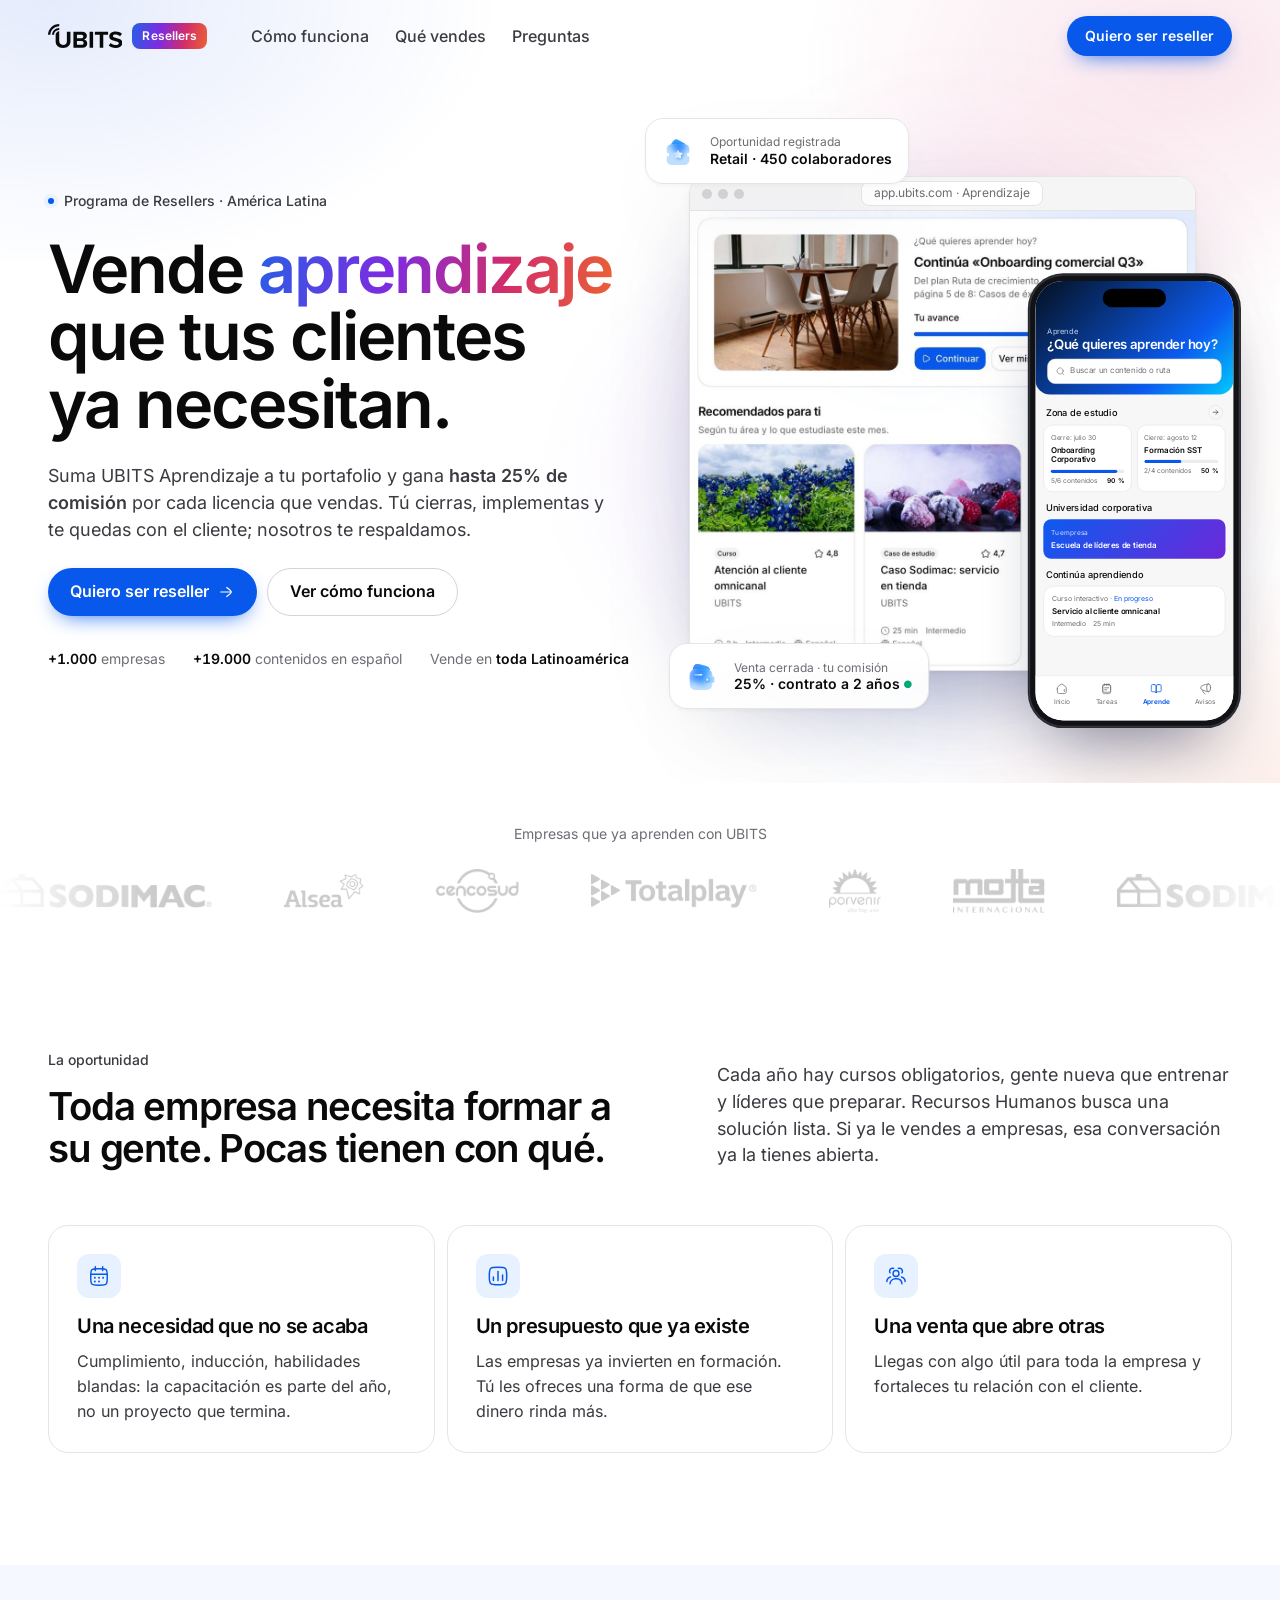
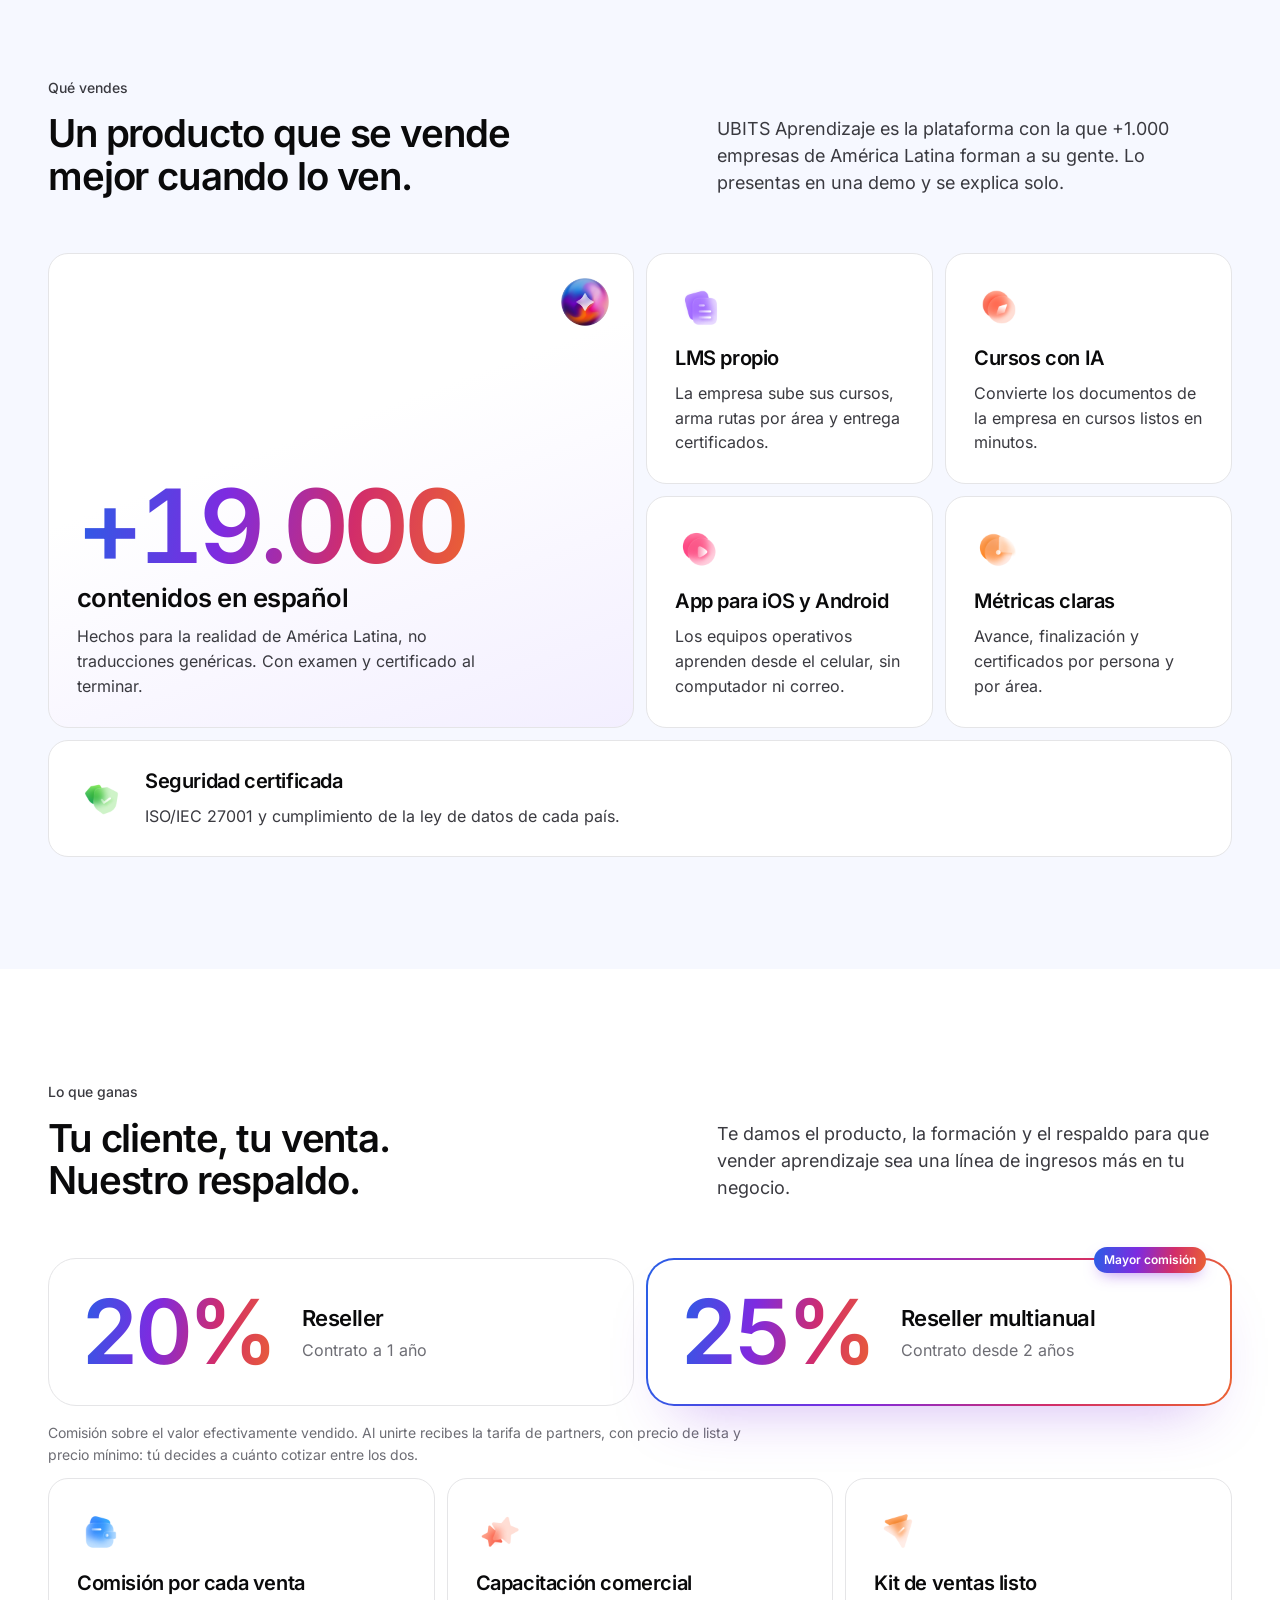
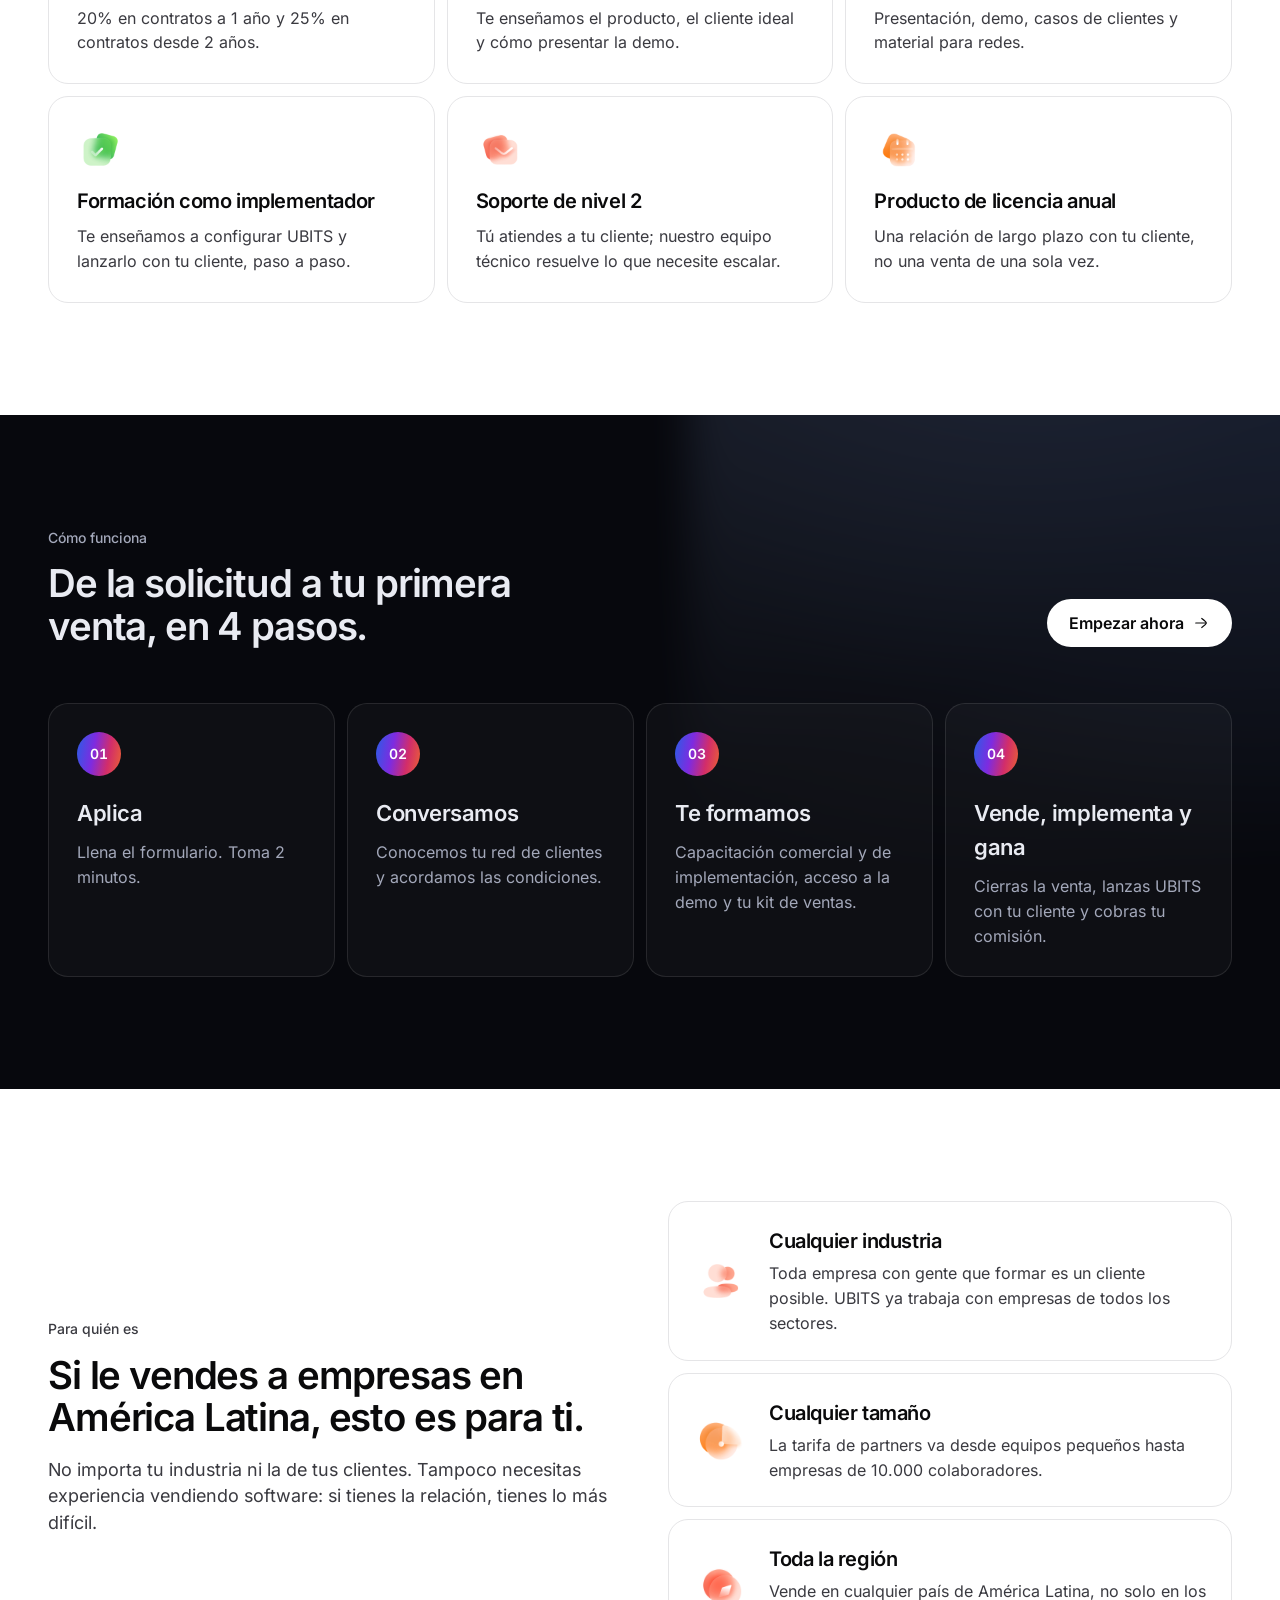
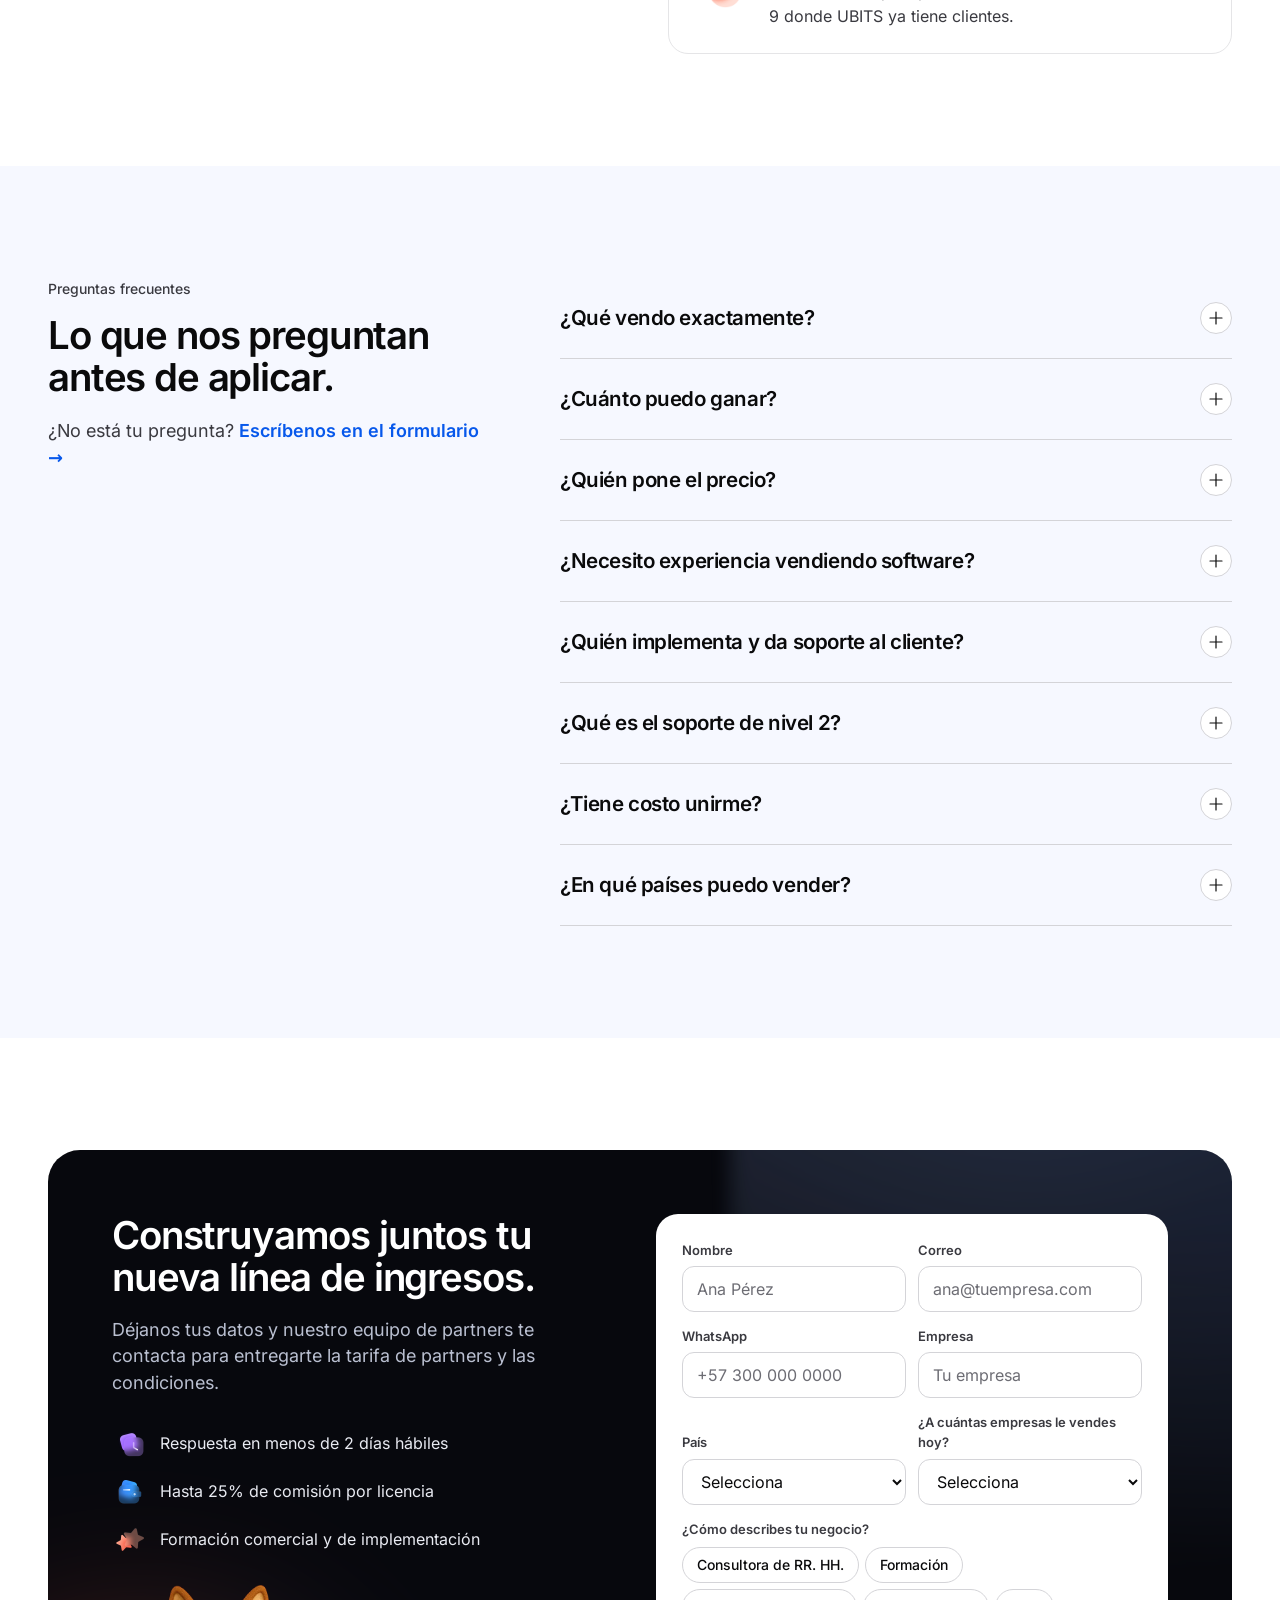
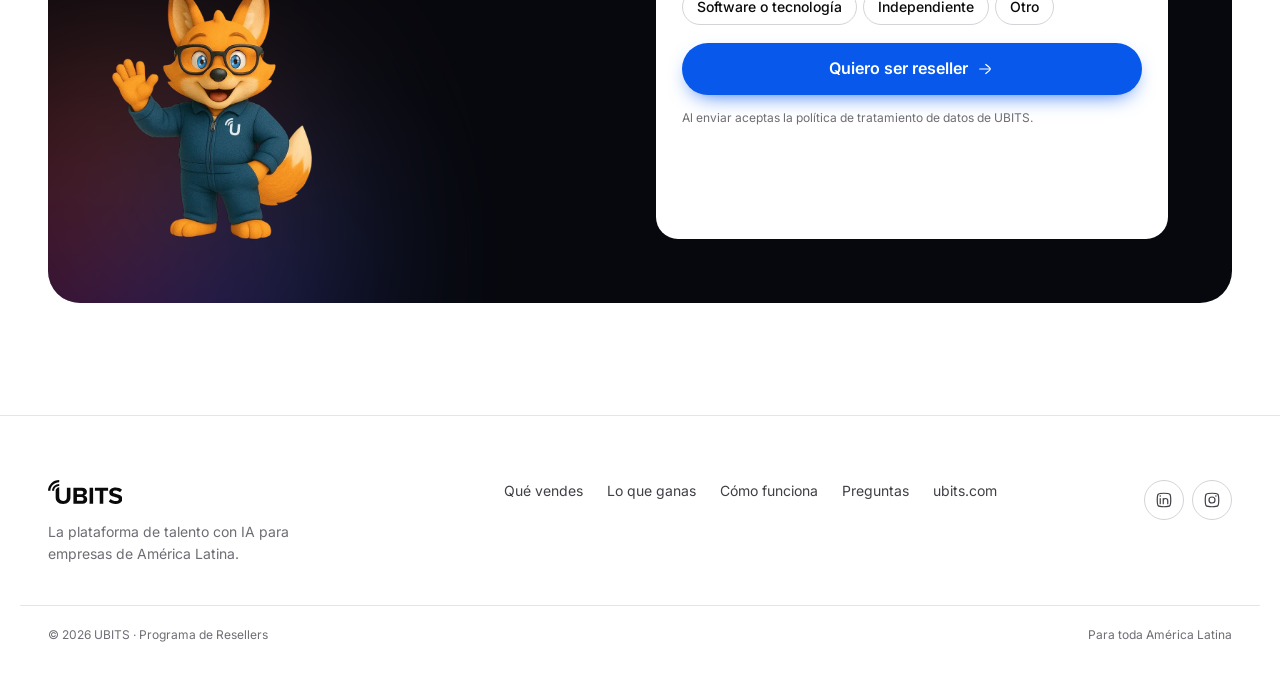
<file: site/index.html>
<!doctype html>
<html lang="es">
<head>
<meta charset="utf-8">
<meta name="viewport" content="width=device-width,initial-scale=1,viewport-fit=cover">
<title>Programa de Resellers UBITS | Gana hasta 25% vendiendo aprendizaje</title>
<meta name="description" content="Suma UBITS Aprendizaje a tu portafolio: +19.000 contenidos en español, LMS propio y app. Gana hasta 25% de comisión por cada licencia que vendas.">
<meta property="og:type" content="website">
<meta property="og:title" content="Programa de Resellers UBITS">
<meta property="og:description" content="Vende aprendizaje que tus clientes ya necesitan y gana hasta 25% de comisión.">
<meta property="og:image" content="/img/og.png">
<meta name="twitter:card" content="summary_large_image">
<meta name="theme-color" content="#ffffff">
<link rel="icon" href="img/brand/favicon.svg" type="image/svg+xml">
<link rel="preload" href="fonts/inter-latin-wght-normal.woff2" as="font" type="font/woff2" crossorigin>
<link rel="stylesheet" href="css/site.css">
</head>
<body>
<svg width="0" height="0" style="position:absolute" aria-hidden="true">
  <symbol id="logo" viewBox="0 0 99.201 32"><path fill="currentColor" d="M14.9724 0V3.10208C11.8558 3.10208 8.86672 4.29447 6.66289 6.41695C4.45907 8.53943 3.22097 11.4181 3.22097 14.4198H0C0 10.5954 1.57745 6.92768 4.38533 4.22345C7.1932 1.51922 11.0015 0 14.9724 0ZM14.9722 5.18599C12.4292 5.18599 9.99039 6.1589 8.19223 7.89068C6.39407 9.62247 5.38387 11.9713 5.38387 14.4204H8.13865C8.13865 12.6748 8.85855 11.0006 10.14 9.76613C11.4215 8.53163 13.1597 7.83788 14.9722 7.83745V5.18599ZM14.9727 9.82667V22.4782C14.9727 25.9395 16.6679 27.982 20.1059 27.982C23.4845 27.982 25.173 25.9395 25.173 22.9746V10.3442H29.935V23.1019C29.935 28.3967 26.7886 32 20.1025 32C13.3469 32 10.2006 28.364 10.2006 23.133V14.4194C10.2006 13.2013 10.703 12.0331 11.5973 11.1718C12.4916 10.3105 13.7045 9.82667 14.9693 9.82667H14.9727ZM68.9796 31.6184V14.3316H62.5224V10.3446H80.1395V14.3316H73.7145V31.6184H68.9796ZM86.7718 27.3049C85.5651 26.8115 84.475 26.0873 83.5675 25.1762L80.989 28.613C83.0708 30.6228 86.1222 31.9943 90.3603 31.9943C96.3191 31.9943 99.201 29.0604 99.201 25.1697C99.201 20.448 94.5662 19.3966 90.9232 18.5982C88.3701 18.0317 86.5155 17.5843 86.5155 16.1492C86.5155 14.8741 87.6412 13.981 89.7602 13.981C91.9132 13.981 94.2967 14.7141 96.0852 16.3092L98.701 12.9916C96.5158 11.0471 93.6017 10.0267 90.0908 10.0267C84.8932 10.0267 81.7129 12.8969 81.7129 16.4365C81.7129 21.1245 86.224 22.1192 89.8106 22.9101L89.9586 22.9428C92.5082 23.5175 94.4289 24.0595 94.4289 25.6546C94.4289 26.8661 93.1711 28.0465 90.5875 28.0465C89.2766 28.0505 87.9785 27.7982 86.7718 27.3049ZM60.156 10.3446H55.4534V31.6167H60.156V10.3446ZM33.8867 10.3446V31.6184L45.8721 31.6135C50.078 31.6135 52.2971 29.0616 52.2971 25.8714C52.2971 23.1987 50.4103 20.9978 48.059 20.6468C50.1458 20.2321 51.8682 18.446 51.8682 15.7668C51.8682 12.9275 49.7152 10.3446 45.5093 10.3446H33.8867ZM44.4837 18.8917H38.5893V14.2043H44.4837C46.0721 14.2043 47.0655 15.2263 47.0655 16.5325C47.0655 17.9039 46.0721 18.8917 44.4837 18.8917ZM44.6481 27.7587H38.5893V22.7513H44.6481C46.5027 22.7513 47.4961 23.8991 47.4961 25.2395C47.4961 26.7693 46.4366 27.7587 44.6481 27.7587Z"/></symbol>
  <symbol id="i-arrow" viewBox="0 0 24 24"><path d="M18.5 12L4.99997 12" stroke="currentColor" stroke-linecap="round" stroke-linejoin="round" stroke-width="1.6"/><path d="M13 18C13 18 19 13.5811 19 12C19 10.4188 13 6 13 6" stroke="currentColor" stroke-linecap="round" stroke-linejoin="round" stroke-width="1.6"/></symbol>
  <symbol id="i-plus" viewBox="0 0 24 24"><path d="M12 4V20M20 12H4" stroke="currentColor" stroke-linecap="round" stroke-linejoin="round" stroke-width="1.6"/></symbol>
  <symbol id="i-menu" viewBox="0 0 24 24"><path d="M4 5L20 5" stroke="currentColor" stroke-linecap="round" stroke-linejoin="round" stroke-width="1.6"/><path d="M4 12L20 12" stroke="currentColor" stroke-linecap="round" stroke-linejoin="round" stroke-width="1.6"/><path d="M4 19L20 19" stroke="currentColor" stroke-linecap="round" stroke-linejoin="round" stroke-width="1.6"/></symbol>
  <symbol id="i-x" viewBox="0 0 24 24"><path d="M18 6L6.00081 17.9992M17.9992 18L6 6.00085" stroke="currentColor" stroke-linecap="round" stroke-linejoin="round" stroke-width="1.6"/></symbol>
  <symbol id="i-cal" viewBox="0 0 24 24"><path d="M16 2V6M8 2V6" stroke="currentColor" stroke-linecap="round" stroke-linejoin="round" stroke-width="1.6"/><path d="M13 4H11C7.22876 4 5.34315 4 4.17157 5.17157C3 6.34315 3 8.22876 3 12V14C3 17.7712 3 19.6569 4.17157 20.8284C5.34315 22 7.22876 22 11 22H13C16.7712 22 18.6569 22 19.8284 20.8284C21 19.6569 21 17.7712 21 14V12C21 8.22876 21 6.34315 19.8284 5.17157C18.6569 4 16.7712 4 13 4Z" stroke="currentColor" stroke-linecap="round" stroke-linejoin="round" stroke-width="1.6"/><path d="M3 10H21" stroke="currentColor" stroke-linecap="round" stroke-linejoin="round" stroke-width="1.6"/><path d="M12.1258 14H12.0008M12.1258 18H12.0008M7.625 14H7.5M7.625 18H7.5M16.625 14H16.5M12.2508 14C12.2508 14.1381 12.1389 14.25 12.0008 14.25C11.8628 14.25 11.7508 14.1381 11.7508 14C11.7508 13.8619 11.8628 13.75 12.0008 13.75C12.1389 13.75 12.2508 13.8619 12.2508 14ZM12.2508 18C12.2508 18.1381 12.1389 18.25 12.0008 18.25C11.8628 18.25 11.7508 18.1381 11.7508 18C11.7508 17.8619 11.8628 17.75 12.0008 17.75C12.1389 17.75 12.2508 17.8619 12.2508 18ZM7.75 14C7.75 14.1381 7.63807 14.25 7.5 14.25C7.36193 14.25 7.25 14.1381 7.25 14C7.25 13.8619 7.36193 13.75 7.5 13.75C7.63807 13.75 7.75 13.8619 7.75 14ZM7.75 18C7.75 18.1381 7.63807 18.25 7.5 18.25C7.36193 18.25 7.25 18.1381 7.25 18C7.25 17.8619 7.36193 17.75 7.5 17.75C7.63807 17.75 7.75 17.8619 7.75 18ZM16.75 14C16.75 14.1381 16.6381 14.25 16.5 14.25C16.3619 14.25 16.25 14.1381 16.25 14C16.25 13.8619 16.3619 13.75 16.5 13.75C16.6381 13.75 16.75 13.8619 16.75 14Z" stroke="currentColor" stroke-linecap="round" stroke-linejoin="round" stroke-width="1.6"/></symbol>
  <symbol id="i-chart" viewBox="0 0 24 24"><path d="M7 17L7 13" stroke="currentColor" stroke-linecap="round" stroke-width="1.6"/><path d="M12 17L12 7" stroke="currentColor" stroke-linecap="round" stroke-width="1.6"/><path d="M17 17L17 11" stroke="currentColor" stroke-linecap="round" stroke-width="1.6"/><path d="M2.5 12C2.5 7.52166 2.5 5.28249 3.89124 3.89124C5.28249 2.5 7.52166 2.5 12 2.5C16.4783 2.5 18.7175 2.5 20.1088 3.89124C21.5 5.28249 21.5 7.52166 21.5 12C21.5 16.4783 21.5 18.7175 20.1088 20.1088C18.7175 21.5 16.4783 21.5 12 21.5C7.52166 21.5 5.28249 21.5 3.89124 20.1088C2.5 18.7175 2.5 16.4783 2.5 12Z" stroke="currentColor" stroke-linejoin="round" stroke-width="1.6"/></symbol>
  <symbol id="i-users" viewBox="0 0 24 24"><path d="M18.4995 20.5C18.2663 17.5685 15.8417 15.2477 12.808 15.0521L11.9995 15C11.7107 15.0076 11.4416 15.0178 11.1877 15.0298C8.18075 15.1723 5.7304 17.5974 5.49951 20.5" stroke="currentColor" stroke-linecap="round" stroke-linejoin="round" stroke-width="1.6"/><path d="M15.2495 9.25C15.2495 11.0449 13.7944 12.5 11.9995 12.5C10.2046 12.5 8.74952 11.0449 8.74952 9.25C8.74952 7.45507 10.2046 6 11.9995 6C13.7944 6 15.2495 7.45507 15.2495 9.25Z" stroke="currentColor" stroke-linecap="round" stroke-linejoin="round" stroke-width="1.6"/><path d="M5.50249 8.5C5.17908 7.99485 4.99158 7.39432 4.99158 6.75C4.99158 4.95507 6.44665 3.5 8.24157 3.5C8.68752 3.5 9.1125 3.58982 9.49939 3.75235" stroke="currentColor" stroke-linecap="round" stroke-linejoin="round" stroke-width="1.6"/><path d="M18.4963 8.5C18.8197 7.99485 19.0072 7.39432 19.0072 6.75C19.0072 4.95507 17.5521 3.5 15.7572 3.5C15.3113 3.5 14.8863 3.58982 14.4994 3.75235" stroke="currentColor" stroke-linecap="round" stroke-linejoin="round" stroke-width="1.6"/><path d="M22.0007 17.9996C21.8208 15.7374 19.9995 13.5 17.9995 13" stroke="currentColor" stroke-linecap="round" stroke-linejoin="round" stroke-width="1.6"/><path d="M1.99927 17.9996C2.17923 15.7374 4.00049 13.5 6.00049 13" stroke="currentColor" stroke-linecap="round" stroke-linejoin="round" stroke-width="1.6"/></symbol>
  <symbol id="i-linkedin" viewBox="0 0 24 24"><path d="M7 10V17" stroke="currentColor" stroke-linecap="round" stroke-linejoin="round" stroke-width="1.6"/><path d="M11 13V17M11 13C11 11.3431 12.3431 10 14 10C15.6569 10 17 11.3431 17 13V17M11 13V10" stroke="currentColor" stroke-linecap="round" stroke-linejoin="round" stroke-width="1.6"/><path d="M7.125 6.75H7M7.25 6.75C7.25 6.88807 7.13807 7 7 7C6.86193 7 6.75 6.88807 6.75 6.75C6.75 6.61193 6.86193 6.5 7 6.5C7.13807 6.5 7.25 6.61193 7.25 6.75Z" stroke="currentColor" stroke-linecap="round" stroke-linejoin="round" stroke-width="1.6"/><path d="M3 12C3 7.75736 3 5.63604 4.31802 4.31802C5.63604 3 7.75736 3 12 3C16.2426 3 18.364 3 19.682 4.31802C21 5.63604 21 7.75736 21 12C21 16.2426 21 18.364 19.682 19.682C18.364 21 16.2426 21 12 21C7.75736 21 5.63604 21 4.31802 19.682C3 18.364 3 16.2426 3 12Z" stroke="currentColor" stroke-linecap="round" stroke-linejoin="round" stroke-width="1.6"/></symbol>
  <symbol id="i-instagram" viewBox="0 0 24 24"><path d="M3 12C3 7.75736 3 5.63604 4.31802 4.31802C5.63604 3 7.75736 3 12 3C16.2426 3 18.364 3 19.682 4.31802C21 5.63604 21 7.75736 21 12C21 16.2426 21 18.364 19.682 19.682C18.364 21 16.2426 21 12 21C7.75736 21 5.63604 21 4.31802 19.682C3 18.364 3 16.2426 3 12Z" stroke="currentColor" stroke-linecap="round" stroke-linejoin="round" stroke-width="1.6"/><path d="M16 12C16 14.2091 14.2091 16 12 16C9.79086 16 8 14.2091 8 12C8 9.79086 9.79086 8 12 8C14.2091 8 16 9.79086 16 12Z" stroke="currentColor" stroke-linecap="round" stroke-linejoin="round" stroke-width="1.6"/><path d="M17.3748 6.75024H17.2498M17.4998 6.75024C17.4998 6.88832 17.3878 7.00024 17.2498 7.00024C17.1117 7.00024 16.9998 6.88832 16.9998 6.75024C16.9998 6.61217 17.1117 6.50024 17.2498 6.50024C17.3878 6.50024 17.4998 6.61217 17.4998 6.75024Z" stroke="currentColor" stroke-linecap="round" stroke-linejoin="round" stroke-width="1.6"/></symbol>
  <symbol id="i-search" viewBox="0 0 24 24"><path d="M17 17L21 21" stroke="currentColor" stroke-linecap="round" stroke-linejoin="round" stroke-width="1.6"/><path d="M19 11C19 6.58172 15.4183 3 11 3C6.58172 3 3 6.58172 3 11C3 15.4183 6.58172 19 11 19C15.4183 19 19 15.4183 19 11Z" stroke="currentColor" stroke-linecap="round" stroke-linejoin="round" stroke-width="1.6"/></symbol>
  <symbol id="i-home" viewBox="0 0 24 24"><path d="M3 11.9896V14.5C3 17.7998 3 19.4497 4.02513 20.4749C5.05025 21.5 6.70017 21.5 10 21.5H14C17.2998 21.5 18.9497 21.5 19.9749 20.4749C21 19.4497 21 17.7998 21 14.5V11.9896C21 10.3083 21 9.46773 20.6441 8.74005C20.2882 8.01237 19.6247 7.49628 18.2976 6.46411L16.2976 4.90855C14.2331 3.30285 13.2009 2.5 12 2.5C10.7991 2.5 9.76689 3.30285 7.70242 4.90855L5.70241 6.46411C4.37533 7.49628 3.71179 8.01237 3.3559 8.74005C3 9.46773 3 10.3083 3 11.9896Z" stroke="currentColor" stroke-linecap="round" stroke-linejoin="round" stroke-width="1.6"/><path d="M17 17.5V13.5" stroke="currentColor" stroke-linecap="round" stroke-linejoin="round" stroke-width="1.6"/></symbol>
  <symbol id="i-list" viewBox="0 0 24 24"><path d="M16.5 2V5M7.5 2V5M12 2V5" stroke="currentColor" stroke-linecap="round" stroke-linejoin="round" stroke-width="1.6"/><path d="M13 3.5H11C7.70017 3.5 6.05025 3.5 5.02513 4.52513C4 5.55025 4 7.20017 4 10.5V15C4 18.2998 4 19.9497 5.02513 20.9749C6.05025 22 7.70017 22 11 22H13C16.2998 22 17.9497 22 18.9749 20.9749C20 19.9497 20 18.2998 20 15V10.5C20 7.20017 20 5.55025 18.9749 4.52512C17.9497 3.5 16.2998 3.5 13 3.5Z" stroke="currentColor" stroke-linecap="round" stroke-linejoin="round" stroke-width="1.6"/><path d="M13 3.5H11C7.70017 3.5 6.05025 3.5 5.02513 4.52513C4 5.55025 4 7.20017 4 10.5V12C4 15.2998 4 16.9497 5.02513 17.9749C6.05025 19 7.70017 19 11 19H13C16.2998 19 17.9497 19 18.9749 17.9749C20 16.9497 20 15.2998 20 12V10.5C20 7.20017 20 5.55025 18.9749 4.52512C17.9497 3.5 16.2998 3.5 13 3.5Z" stroke="currentColor" stroke-linecap="round" stroke-linejoin="round" stroke-width="1.6"/><path d="M8 14H12M8 10H16" stroke="currentColor" stroke-linecap="round" stroke-linejoin="round" stroke-width="1.6"/></symbol>
  <symbol id="i-book" viewBox="0 0 24 24"><path d="M7.99978 3.5H6.60021C4.43183 3.5 3.34764 3.5 2.67399 4.17362C2.00034 4.84724 2.00029 5.93144 2.00021 8.09982L2 13.3998C1.99992 15.5684 1.99987 16.6526 2.67353 17.3263C3.34719 18 4.43146 18 6.6 18H8.95042C10.4329 18 11.7092 19.0464 11.9999 20.5V5.5C11.0556 4.24097 9.99989 3.5 7.99978 3.5Z" stroke="currentColor" stroke-linecap="round" stroke-linejoin="round" stroke-width="1.6"/><path d="M16.0001 3.5H17.3997C19.5681 3.5 20.6523 3.5 21.3259 4.17362C21.9996 4.84724 21.9996 5.93144 21.9997 8.09982L21.9999 13.3998C22 15.5684 22 16.6526 21.3264 17.3263C20.6527 18 19.5684 18 17.3999 18H15.0495C13.567 18 12.2907 19.0464 12 20.5V5.5C12.9443 4.24097 14 3.5 16.0001 3.5Z" stroke="currentColor" stroke-linecap="round" stroke-linejoin="round" stroke-width="1.6"/></symbol>
  <symbol id="i-mega" viewBox="0 0 24 24"><ellipse cx="18" cy="10" rx="4" ry="8" stroke="currentColor" stroke-width="1.6"/><path d="M18 2C14.8969 2 8.46512 4.37761 4.77105 5.85372C3.07942 6.52968 2 8.17832 2 10C2 11.8217 3.07942 13.4703 4.77105 14.1463C8.46512 15.6224 14.8969 18 18 18" stroke="currentColor" stroke-width="1.6"/><path d="M11 22L9.05674 20.9303C6.94097 19.7657 5.74654 17.4134 6.04547 15" stroke="currentColor" stroke-linecap="round" stroke-linejoin="round" stroke-width="1.6"/></symbol>
</svg>

<a class="skip" href="#main">Saltar al contenido</a>

<header class="site-h" id="hdr">
  <div class="wrap hbar">
    <a href="#top" class="logo" aria-label="UBITS Resellers, inicio"><svg viewBox="0 0 99.201 32"><use href="#logo"/></svg><span class="tag">Resellers</span></a>
    <nav class="nav" aria-label="Principal">
      <a href="#como-funciona">Cómo funciona</a>
      <a href="#que-vendes">Qué vendes</a>
      <a href="#preguntas">Preguntas</a>
    </nav>
    <div class="hact">
      <a href="#aplica" class="btn btn-primary btn-sm">Quiero ser reseller</a>
      <button class="burger" id="burger" aria-label="Abrir menú" aria-expanded="false" aria-controls="drawer"><svg class="i"><use href="#i-menu"/></svg></button>
    </div>
  </div>
</header>

<div class="drawer" id="drawer" aria-hidden="true">
  <div class="top">
    <span class="logo"><svg viewBox="0 0 99.201 32"><use href="#logo"/></svg><span class="tag">Resellers</span></span>
    <button class="burger" id="drawerX" aria-label="Cerrar menú"><svg class="i"><use href="#i-x"/></svg></button>
  </div>
  <nav aria-label="Móvil">
    <a href="#como-funciona">Cómo funciona</a>
    <a href="#que-vendes">Qué vendes</a>
    <a href="#lo-que-ganas">Lo que ganas</a>
    <a href="#preguntas">Preguntas</a>
  </nav>
  <a href="#aplica" class="btn btn-primary">Quiero ser reseller <svg class="i"><use href="#i-arrow"/></svg></a>
</div>

<main id="main">

<!-- ============ HERO ============ -->
<section class="hero" id="top">
  <div class="wrap hero-grid">
    <div class="hero-copy">
      <span class="kicker"><span class="dot"></span>Programa de Resellers · América Latina</span>
      <h1 class="display h-xl">Vende <span class="grad">aprendizaje</span> que tus clientes ya necesitan.</h1>
      <p class="lede">Suma UBITS Aprendizaje a tu portafolio y gana <b>hasta 25% de comisión</b> por cada licencia que vendas. Tú cierras, implementas y te quedas con el cliente; nosotros te respaldamos.</p>
      <div class="hero-ctas">
        <a href="#aplica" class="btn btn-primary">Quiero ser reseller <svg class="i"><use href="#i-arrow"/></svg></a>
        <a href="#como-funciona" class="btn btn-ghost">Ver cómo funciona</a>
      </div>
      <ul class="proof">
        <li><b class="num">+1.000</b> empresas</li>
        <li><b class="num">+19.000</b> contenidos en español</li>
        <li>Vende en <b>toda Latinoamérica</b></li>
      </ul>
    </div>

    <div class="hero-art">
      <div class="halo" aria-hidden="true"></div>

      <figure class="win">
        <div class="win-bar" aria-hidden="true"><i></i><i></i><i></i><span>app.ubits.com · Aprendizaje</span></div>
        <img src="img/producto/portal-aprendizaje.jpg" alt="Portal de aprendizaje de UBITS: curso en progreso y cursos recomendados" width="1100" height="1000">
      </figure>

      <div class="phone" role="img" aria-label="App de UBITS en el celular: sección Aprende con la zona de estudio y la universidad corporativa">
        <div class="ap" aria-hidden="true">
          <div class="ap-h"><small>Aprende</small><b>¿Qué quieres aprender hoy?</b><div class="ap-search"><svg class="i"><use href="#i-search"/></svg>Buscar un contenido o ruta</div></div>
          <div class="ap-b">
            <div class="ap-sec">Zona de estudio <span><svg class="i"><use href="#i-arrow"/></svg></span></div>
            <div class="ap-zone">
              <div class="z"><small>Cierre: julio 30</small><b>Onboarding Corporativo</b><div class="ap-bar"><i style="width:90%"></i></div><span><em>5/6 contenidos</em><strong>90 %</strong></span></div>
              <div class="z"><small>Cierre: agosto 12</small><b>Formación SST</b><div class="ap-bar"><i style="width:50%"></i></div><span><em>2/4 contenidos</em><strong>50 %</strong></span></div>
            </div>
            <div class="ap-sec">Universidad corporativa</div>
            <div class="ap-uni"><small>Tu empresa</small><b>Escuela de líderes de tienda</b></div>
            <div class="ap-sec">Continúa aprendiendo</div>
            <div class="ap-card"><small>Curso interactivo · <span>En progreso</span></small><b>Servicio al cliente omnicanal</b><div class="tags"><span>Intermedio</span><span>25 min</span></div></div>
          </div>
          <div class="ap-tab"><span><svg class="i"><use href="#i-home"/></svg>Inicio</span><span><svg class="i"><use href="#i-list"/></svg>Tareas</span><span class="on"><svg class="i"><use href="#i-book"/></svg>Aprende</span><span><svg class="i"><use href="#i-mega"/></svg>Avisos</span></div>
        </div>
      </div>

      <div class="float f1" aria-hidden="true">
        <img src="img/glass/glass-ticket-star.png" alt="">
        <div><small>Oportunidad registrada</small><b>Retail · 450 colaboradores</b></div>
      </div>
      <div class="float f3" aria-hidden="true">
        <img src="img/glass/glass-wallet.png" alt="">
        <div><small>Venta cerrada · tu comisión</small><b>25% · contrato a 2 años <span class="ok">●</span></b></div>
      </div>
    </div>
  </div>
</section>

<!-- ============ LOGOS ============ -->
<section class="logos" aria-label="Clientes de UBITS">
  <p>Empresas que ya aprenden con UBITS</p>
  <div class="marq"><div class="marq-track">
    <img src="img/logos/Sodimac.png" alt="Sodimac"><img src="img/logos/Alsea.png" alt="Alsea"><img src="img/logos/Cencosud.png" alt="Cencosud" class="tall"><img src="img/logos/Totalplay.png" alt="Totalplay"><img src="img/logos/Porvenir.png" alt="Porvenir" class="tall"><img src="img/logos/Motta.png" alt="Motta" class="tall">
    <img src="img/logos/Sodimac.png" alt="" aria-hidden="true"><img src="img/logos/Alsea.png" alt="" aria-hidden="true"><img src="img/logos/Cencosud.png" alt="" aria-hidden="true" class="tall"><img src="img/logos/Totalplay.png" alt="" aria-hidden="true"><img src="img/logos/Porvenir.png" alt="" aria-hidden="true" class="tall"><img src="img/logos/Motta.png" alt="" aria-hidden="true" class="tall">
  </div></div>
</section>

<!-- ============ OPORTUNIDAD ============ -->
<section class="sec" id="oportunidad">
  <div class="wrap">
    <div class="sec-head" data-rise>
      <div><span class="kicker">La oportunidad</span><h2 class="display h-lg">Toda empresa necesita formar a su gente. Pocas tienen con qué.</h2></div>
      <p class="lede">Cada año hay cursos obligatorios, gente nueva que entrenar y líderes que preparar. Recursos Humanos busca una solución lista. Si ya le vendes a empresas, esa conversación ya la tienes abierta.</p>
    </div>
    <div class="cards c3">
      <article class="card" data-rise><span class="ic"><svg class="i"><use href="#i-cal"/></svg></span><h3>Una necesidad que no se acaba</h3><p>Cumplimiento, inducción, habilidades blandas: la capacitación es parte del año, no un proyecto que termina.</p></article>
      <article class="card" data-rise><span class="ic"><svg class="i"><use href="#i-chart"/></svg></span><h3>Un presupuesto que ya existe</h3><p>Las empresas ya invierten en formación. Tú les ofreces una forma de que ese dinero rinda más.</p></article>
      <article class="card" data-rise><span class="ic"><svg class="i"><use href="#i-users"/></svg></span><h3>Una venta que abre otras</h3><p>Llegas con algo útil para toda la empresa y fortaleces tu relación con el cliente.</p></article>
    </div>
  </div>
</section>

<!-- ============ QUÉ VENDES ============ -->
<section class="sec soft" id="que-vendes">
  <div class="wrap">
    <div class="sec-head" data-rise>
      <div><span class="kicker">Qué vendes</span><h2 class="display h-lg">Un producto que se vende mejor cuando lo ven.</h2></div>
      <p class="lede">UBITS Aprendizaje es la plataforma con la que +1.000 empresas de América Latina forman a su gente. Lo presentas en una demo y se explica solo.</p>
    </div>
    <div class="feat-grid">
      <article class="feat big" data-rise>
        <div class="big-num num"><span class="grad">+19.000</span></div>
        <h3>contenidos en español</h3>
        <p>Hechos para la realidad de América Latina, no traducciones genéricas. Con examen y certificado al terminar.</p>
        <img class="big-orb" src="img/brand/orb-Dcge-bvz.png" alt="" aria-hidden="true">
      </article>
      <article class="feat" data-rise><img src="img/glass/glass-document.png" alt=""><h3>LMS propio</h3><p>La empresa sube sus cursos, arma rutas por área y entrega certificados.</p></article>
      <article class="feat" data-rise><img src="img/glass/glass-discovery.png" alt=""><h3>Cursos con IA</h3><p>Convierte los documentos de la empresa en cursos listos en minutos.</p></article>
      <article class="feat" data-rise><img src="img/glass/glass-play.png" alt=""><h3>App para iOS y Android</h3><p>Los equipos operativos aprenden desde el celular, sin computador ni correo.</p></article>
      <article class="feat" data-rise><img src="img/glass/glass-graph.png" alt=""><h3>Métricas claras</h3><p>Avance, finalización y certificados por persona y por área.</p></article>
      <article class="feat wide" data-rise><img src="img/glass/glass-shield-done.png" alt=""><h3>Seguridad certificada</h3><p>ISO/IEC 27001 y cumplimiento de la ley de datos de cada país.</p></article>
    </div>
  </div>
</section>

<!-- ============ LO QUE GANAS ============ -->
<section class="sec" id="lo-que-ganas">
  <div class="wrap">
    <div class="sec-head" data-rise>
      <div><span class="kicker">Lo que ganas</span><h2 class="display h-lg">Tu cliente, tu venta. Nuestro respaldo.</h2></div>
      <p class="lede">Te damos el producto, la formación y el respaldo para que vender aprendizaje sea una línea de ingresos más en tu negocio.</p>
    </div>
    <div class="comm" data-rise>
      <div class="comm-card"><span class="pct num"><span class="grad">20%</span></span><div><b>Reseller</b><p>Contrato a 1 año</p></div></div>
      <div class="comm-card hi"><span class="badge">Mayor comisión</span><span class="pct num"><span class="grad">25%</span></span><div><b>Reseller multianual</b><p>Contrato desde 2 años</p></div></div>
      <p class="comm-note">Comisión sobre el valor efectivamente vendido. Al unirte recibes la tarifa de partners, con precio de lista y precio mínimo: tú decides a cuánto cotizar entre los dos.</p>
    </div>
    <div class="cards c3">
      <article class="card" data-rise><img src="img/glass/glass-wallet.png" alt=""><h3>Comisión por cada venta</h3><p>20% en contratos a 1 año y 25% en contratos desde 2 años.</p></article>
      <article class="card" data-rise><img src="img/glass/glass-star.png" alt=""><h3>Capacitación comercial</h3><p>Te enseñamos el producto, el cliente ideal y cómo presentar la demo.</p></article>
      <article class="card" data-rise><img src="img/glass/glass-send.png" alt=""><h3>Kit de ventas listo</h3><p>Presentación, demo, casos de clientes y material para redes.</p></article>
      <article class="card" data-rise><img src="img/glass/glass-tick.png" alt=""><h3>Formación como implementador</h3><p>Te enseñamos a configurar UBITS y lanzarlo con tu cliente, paso a paso.</p></article>
      <article class="card" data-rise><img src="img/glass/glass-message.png" alt=""><h3>Soporte de nivel 2</h3><p>Tú atiendes a tu cliente; nuestro equipo técnico resuelve lo que necesite escalar.</p></article>
      <article class="card" data-rise><img src="img/glass/glass-calendar.png" alt=""><h3>Producto de licencia anual</h3><p>Una relación de largo plazo con tu cliente, no una venta de una sola vez.</p></article>
    </div>
  </div>
</section>

<!-- ============ CÓMO FUNCIONA ============ -->
<section class="sec dark" id="como-funciona">
  <div class="wrap">
    <div class="sec-head" data-rise>
      <div><span class="kicker">Cómo funciona</span><h2 class="display h-lg">De la solicitud a tu primera venta, en 4 pasos.</h2></div>
      <a href="#aplica" class="btn btn-light">Empezar ahora <svg class="i"><use href="#i-arrow"/></svg></a>
    </div>
    <ol class="steps">
      <li data-rise><span class="n num">01</span><h3>Aplica</h3><p>Llena el formulario. Toma 2 minutos.</p></li>
      <li data-rise><span class="n num">02</span><h3>Conversamos</h3><p>Conocemos tu red de clientes y acordamos las condiciones.</p></li>
      <li data-rise><span class="n num">03</span><h3>Te formamos</h3><p>Capacitación comercial y de implementación, acceso a la demo y tu kit de ventas.</p></li>
      <li data-rise><span class="n num">04</span><h3>Vende, implementa y gana</h3><p>Cierras la venta, lanzas UBITS con tu cliente y cobras tu comisión.</p></li>
    </ol>
  </div>
</section>

<!-- ============ PARA QUIÉN ============ -->
<section class="sec" id="para-quien">
  <div class="wrap who">
    <div data-rise>
      <span class="kicker">Para quién es</span>
      <h2 class="display h-lg">Si le vendes a empresas en América Latina, esto es para ti.</h2>
      <p class="lede">No importa tu industria ni la de tus clientes. Tampoco necesitas experiencia vendiendo software: si tienes la relación, tienes lo más difícil.</p>
    </div>
    <ul class="reach" data-rise>
      <li><img src="img/glass/glass-profile.png" alt=""><div><h3>Cualquier industria</h3><p>Toda empresa con gente que formar es un cliente posible. UBITS ya trabaja con empresas de todos los sectores.</p></div></li>
      <li><img src="img/glass/glass-graph.png" alt=""><div><h3>Cualquier tamaño</h3><p>La tarifa de partners va desde equipos pequeños hasta empresas de 10.000 colaboradores.</p></div></li>
      <li><img src="img/glass/glass-discovery.png" alt=""><div><h3>Toda la región</h3><p>Vende en cualquier país de América Latina, no solo en los 9 donde UBITS ya tiene clientes.</p></div></li>
    </ul>
  </div>
</section>

<!-- ============ PREGUNTAS ============ -->
<section class="sec soft" id="preguntas">
  <div class="wrap faq-grid">
    <div data-rise>
      <span class="kicker">Preguntas frecuentes</span>
      <h2 class="display h-lg">Lo que nos preguntan antes de aplicar.</h2>
      <p class="lede" style="margin-top:20px">¿No está tu pregunta? <a href="#aplica" class="link">Escríbenos en el formulario →</a></p>
    </div>
    <div class="qa-list">
      <details><summary>¿Qué vendo exactamente? <span class="pm"><svg class="i"><use href="#i-plus"/></svg></span></summary><div class="ans"><p>UBITS Aprendizaje: el catálogo de +19.000 contenidos, el LMS para cursos propios, la creación de cursos con IA y la app. Es una licencia anual por empresa.</p></div></details>
      <details><summary>¿Cuánto puedo ganar? <span class="pm"><svg class="i"><use href="#i-plus"/></svg></span></summary><div class="ans"><p>Ganas 20% de comisión en contratos a 1 año y 25% en contratos multianuales, desde 2 años. Se calcula sobre el valor efectivamente vendido.</p></div></details>
      <details><summary>¿Quién pone el precio? <span class="pm"><svg class="i"><use href="#i-plus"/></svg></span></summary><div class="ans"><p>Tú. Te damos una tarifa de partners con precio de lista y precio mínimo por número de usuarios. Cotizas entre los dos; por debajo del mínimo no se cotiza.</p></div></details>
      <details><summary>¿Necesito experiencia vendiendo software? <span class="pm"><svg class="i"><use href="#i-plus"/></svg></span></summary><div class="ans"><p>No. Si ya le vendes a empresas, tienes lo más difícil: la relación. Nosotros te enseñamos el producto, cómo venderlo y cómo implementarlo.</p></div></details>
      <details><summary>¿Quién implementa y da soporte al cliente? <span class="pm"><svg class="i"><use href="#i-plus"/></svg></span></summary><div class="ans"><p>Tú. Te formamos para configurar la plataforma y lanzarla con tu cliente, y eres su primer punto de contacto. Para lo que necesite escalar, UBITS te respalda con soporte de nivel 2.</p></div></details>
      <details><summary>¿Qué es el soporte de nivel 2? <span class="pm"><svg class="i"><use href="#i-plus"/></svg></span></summary><div class="ans"><p>Tú resuelves las dudas del día a día de tu cliente: accesos, usuarios, cómo publicar un curso. Si aparece algo que no depende de ti, como una falla de la plataforma, lo escalas a nuestro equipo técnico y nosotros lo resolvemos.</p></div></details>
      <details><summary>¿Tiene costo unirme? <span class="pm"><svg class="i"><use href="#i-plus"/></svg></span></summary><div class="ans"><p>No. Unirte al programa no tiene costo.</p></div></details>
      <details><summary>¿En qué países puedo vender? <span class="pm"><svg class="i"><use href="#i-plus"/></svg></span></summary><div class="ans"><p>En cualquier país de América Latina. No tienes que limitarte a los 9 donde UBITS ya tiene clientes: vende donde estén los tuyos.</p></div></details>
    </div>
  </div>
</section>

<!-- ============ APLICA ============ -->
<section class="sec" id="aplica">
  <div class="wrap">
    <div class="cta">
      <div class="cta-copy">
        <h2 class="display h-lg">Construyamos juntos tu nueva línea de ingresos.</h2>
        <p class="lede">Déjanos tus datos y nuestro equipo de partners te contacta para entregarte la tarifa de partners y las condiciones.</p>
        <ul>
          <li><img src="img/glass/glass-clock.png" alt="">Respuesta en menos de 2 días hábiles</li>
          <li><img src="img/glass/glass-wallet.png" alt="">Hasta 25% de comisión por licencia</li>
          <li><img src="img/glass/glass-star.png" alt="">Formación comercial y de implementación</li>
        </ul>
        <img class="cta-bitto" src="img/brand/bitto-saluda.webp" alt="" aria-hidden="true">
      </div>

      <form class="apply" id="applyForm" name="resellers" method="POST" action="/gracias.html" data-netlify="true" netlify-honeypot="empresa-web" novalidate>
        <input type="hidden" name="form-name" value="resellers">
        <p class="hp"><label>No llenar <input name="empresa-web" tabindex="-1" autocomplete="off"></label></p>
        <div class="row">
          <label class="f">Nombre<input type="text" name="nombre" autocomplete="name" placeholder="Ana Pérez" required></label>
          <label class="f">Correo<input type="email" name="correo" autocomplete="email" placeholder="ana@tuempresa.com" required></label>
        </div>
        <div class="row">
          <label class="f">WhatsApp<input type="tel" name="whatsapp" autocomplete="tel" placeholder="+57 300 000 0000" required></label>
          <label class="f">Empresa<input type="text" name="empresa" autocomplete="organization" placeholder="Tu empresa" required></label>
        </div>
        <div class="row">
          <label class="f">País<select name="pais" required>
            <option value="">Selecciona</option>
            <option>Argentina</option><option>Bolivia</option><option>Brasil</option><option>Chile</option><option>Colombia</option><option>Costa Rica</option><option>Ecuador</option><option>El Salvador</option><option>Guatemala</option><option>Honduras</option><option>México</option><option>Nicaragua</option><option>Panamá</option><option>Paraguay</option><option>Perú</option><option>Puerto Rico</option><option>República Dominicana</option><option>Uruguay</option><option>Venezuela</option><option>Otro</option>
          </select></label>
          <label class="f">¿A cuántas empresas le vendes hoy?<select name="cartera" required>
            <option value="">Selecciona</option><option>1 – 10</option><option>11 – 50</option><option>51 – 200</option><option>Más de 200</option>
          </select></label>
        </div>
        <fieldset>
          <legend>¿Cómo describes tu negocio?</legend>
          <div class="int">
            <label><input type="radio" name="perfil" value="Consultora de RR. HH." required>Consultora de RR. HH.</label>
            <label><input type="radio" name="perfil" value="Formación">Formación</label>
            <label><input type="radio" name="perfil" value="Software o tecnología">Software o tecnología</label>
            <label><input type="radio" name="perfil" value="Independiente">Independiente</label>
            <label><input type="radio" name="perfil" value="Otro">Otro</label>
          </div>
        </fieldset>
        <button class="btn btn-primary" type="submit">Quiero ser reseller <svg class="i"><use href="#i-arrow"/></svg></button>
        <p class="fine" id="formMsg" role="status" aria-live="polite">Al enviar aceptas la política de tratamiento de datos de UBITS.</p>
      </form>
    </div>
  </div>
</section>
</main>

<footer class="foot">
  <div class="wrap fgrid">
    <div class="b">
      <span class="logo"><svg viewBox="0 0 99.201 32"><use href="#logo"/></svg></span>
      <p>La plataforma de talento con IA para empresas de América Latina.</p>
    </div>
    <nav aria-label="Pie">
      <a href="#que-vendes">Qué vendes</a>
      <a href="#lo-que-ganas">Lo que ganas</a>
      <a href="#como-funciona">Cómo funciona</a>
      <a href="#preguntas">Preguntas</a>
      <a href="https://ubits.com" target="_blank" rel="noopener">ubits.com</a>
    </nav>
    <div class="social" aria-label="Redes sociales de UBITS">
      <a href="https://www.linkedin.com/school/ubitslearning/" target="_blank" rel="noopener" aria-label="UBITS en LinkedIn"><svg class="i"><use href="#i-linkedin"/></svg></a>
      <a href="https://www.instagram.com/ubits.ai/" target="_blank" rel="noopener" aria-label="UBITS en Instagram"><svg class="i"><use href="#i-instagram"/></svg></a>
    </div>
  </div>
  <div class="wrap fbot"><span>© 2026 UBITS · Programa de Resellers</span><span>Para toda América Latina</span></div>
</footer>

<script src="js/site.js"></script>
</body>
</html>
</file>
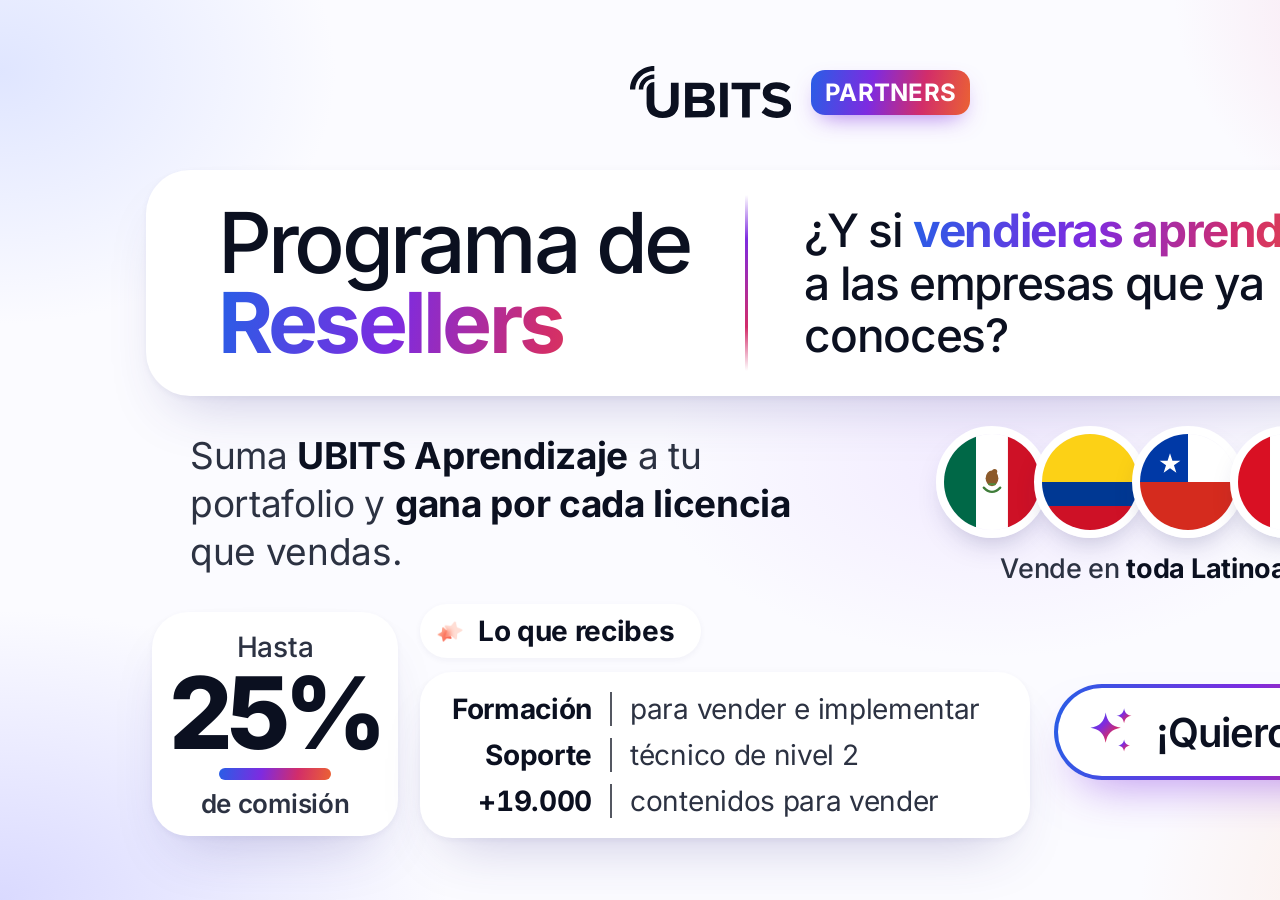
<file: redes/pieza-resellers.html>
<!doctype html>
<html lang="es">
<head>
<meta charset="utf-8">
<title>Pieza redes · Programa de Resellers UBITS</title>
<!--
  Pieza para redes con el estilo de los eventos UBITS LAB.
  Dos formatos en el mismo archivo:
    ?f=land  → 1600×900  (LinkedIn, X, YouTube, presentaciones)
    ?f=feed  → 1080×1350 (Instagram y LinkedIn en el feed)
    ?f=story → 1080×1920 (historias de Instagram y estados de WhatsApp; deja libres 250 px arriba y abajo para la interfaz)
  Para exportar los PNG: bash redes/exportar.sh
-->
<style>
@font-face{font-family:'Inter Variable';font-weight:100 900;src:url(../site/fonts/inter-latin-wght-normal.woff2) format('woff2')}
:root{
  --ink:#0b1020; --ink-2:#2c3242; --mute:#5c6274;
  --ai-1:#285ee6; --ai-2:#7e2be0; --ai-3:#d22d6a; --ai-4:#eb6233;
  --ai:linear-gradient(100deg,var(--ai-1),var(--ai-2) 38%,var(--ai-3) 70%,var(--ai-4));
  --card-shadow:0 2px 6px rgba(30,40,90,.05),0 30px 60px -28px rgba(60,50,140,.28);
}
*{box-sizing:border-box;margin:0}
html,body{background:#fff}
body{font-family:'Inter Variable',Inter,system-ui,sans-serif;color:var(--ink);-webkit-font-smoothing:antialiased;letter-spacing:-.02em}
.grad{background:var(--ai);-webkit-background-clip:text;background-clip:text;color:transparent;-webkit-box-decoration-break:clone;box-decoration-break:clone}

.art{position:relative;overflow:hidden;isolation:isolate;background:#fbfbff}
.art::before{content:"";position:absolute;inset:0;z-index:-1;background:
  radial-gradient(38% 46% at 100% 0%,rgba(240,170,200,.55),transparent 70%),
  radial-gradient(30% 40% at 0% 8%,rgba(205,215,255,.6),transparent 70%),
  radial-gradient(40% 46% at 0% 100%,rgba(190,190,255,.55),transparent 70%),
  radial-gradient(40% 44% at 100% 100%,rgba(255,200,170,.5),transparent 72%),
  radial-gradient(30% 30% at 62% 52%,rgba(230,215,255,.45),transparent 70%)}

/* marca */
.brand{display:flex;align-items:center;gap:20px;justify-content:center}
.brand svg{height:52px;width:auto;color:var(--ink)}
.badge{font-weight:700;color:#fff;background:var(--ai);border-radius:14px;padding:8px 14px;font-size:24px;letter-spacing:.01em;box-shadow:0 10px 24px -10px rgba(126,43,224,.7)}

/* tarjeta principal */
.main{background:#fff;border-radius:44px;box-shadow:var(--card-shadow);display:flex;align-items:center}
.main .t1{font-weight:500;line-height:.95;letter-spacing:-.045em}
.main .t1 b{display:block;font-weight:700}
.main .sep{flex:none;background:linear-gradient(180deg,transparent,var(--ai-2) 25%,var(--ai-3) 75%,transparent)}
.main .q{font-weight:500;line-height:1.14;letter-spacing:-.03em;color:var(--ink)}
.main .q b{font-weight:700}

.lead{font-weight:400;line-height:1.3;color:var(--ink-2)}
.lead b{font-weight:700;color:var(--ink)}

/* círculos */
.avs{display:flex}
.av{border-radius:50%;border:8px solid #fff;display:grid;place-items:center;box-shadow:0 14px 30px -14px rgba(40,40,100,.35);overflow:hidden}
.av+.av{margin-left:-14px}
.av.flag svg{width:100%;height:100%;display:block}
.avw{display:grid;justify-items:center;gap:14px}
.avcap{font-weight:500;color:var(--ink-2)}
.avcap b{font-weight:700;color:var(--ink)}
.av.plus{background:var(--ai);color:#fff}
.av.plus svg{width:42%;height:42%}

/* cifra grande (como la tarjeta de fecha) */
.big{background:#fff;border-radius:36px;box-shadow:var(--card-shadow);display:grid;justify-items:center;align-content:center;text-align:center}
.big small{font-weight:500;color:var(--ink-2)}
.big .n{font-weight:800;letter-spacing:-.06em;line-height:.9;color:var(--ink)}
.big .u{height:12px;border-radius:999px;background:var(--ai)}
.big em{font-style:normal;font-weight:600;color:var(--ink-2)}

/* lista (como la de horarios) */
.listw{display:grid;gap:14px;align-content:start}
.pill{justify-self:start;display:inline-flex;align-items:center;gap:12px;background:#fff;border-radius:999px;box-shadow:var(--card-shadow);font-weight:700}
.pill img{width:32px;height:32px}
.list{background:#fff;border-radius:32px;box-shadow:var(--card-shadow);display:grid;grid-template-columns:auto 2px 1fr;align-items:center;column-gap:18px}
.list .r{display:contents}
.list .r b{font-weight:700;text-align:right;font-variant-numeric:tabular-nums}
.list .r i{display:block;height:34px;background:#1b1f2c;opacity:.75}
.list .r span{color:var(--ink-2)}

/* botón */
.cta{position:relative;display:inline-flex;align-items:center;gap:20px;border-radius:999px;background:linear-gradient(#fff,#fff) padding-box,var(--ai) border-box;border:4px solid transparent;box-shadow:0 24px 50px -24px rgba(126,43,224,.6);font-weight:600;letter-spacing:-.03em;white-space:nowrap}
.cta .sp{flex:none}
.cta b{font-weight:700}
.cursor{position:absolute;filter:drop-shadow(0 10px 14px rgba(20,60,160,.35))}

/* ===== formato horizontal 1600×900 ===== */
.land .art{width:1600px;height:900px}
.land .brand{position:absolute;top:66px;left:0;right:0}
.land .main{position:absolute;left:146px;top:170px;width:1308px;height:226px;padding:0 64px 0 72px;gap:56px}
.land .main .t1{font-size:84px;flex:none}
.land .main .sep{width:3px;height:176px}
.land .main .q{font-size:46px}
.land .lead{position:absolute;left:190px;top:432px;width:620px;font-size:37px}
.land .avw{position:absolute;right:160px;top:426px}
.land .av{width:112px;height:112px}
.land .avcap{font-size:27px}
.land .big{position:absolute;left:152px;top:612px;width:246px;height:224px;gap:4px}
.land .big small{font-size:28px}
.land .big .n{font-size:100px}
.land .big .u{width:112px;margin:6px 0 4px}
.land .big em{font-size:26px}
.land .listw{position:absolute;left:420px;top:604px;width:610px}
.land .pill{padding:10px 26px 10px 14px;font-size:28px}
.land .list{padding:20px 32px;row-gap:12px}
.land .list{font-size:28px}
.land .cta{position:absolute;left:1054px;top:684px;height:96px;padding:0 36px 0 26px;font-size:40px}
.land .cta .sp{width:52px;height:52px}
.land .cursor{right:-50px;bottom:-60px;width:80px}

/* ===== formato vertical 1080×1350 ===== */
.feed .art{width:1080px;height:1350px;padding:56px 64px 0;display:flex;flex-direction:column;align-items:center}
.feed .brand svg{height:58px}.feed .badge{font-size:26px}
.feed .main{margin-top:36px;width:100%;flex-direction:column;align-items:flex-start;padding:44px 56px 48px;gap:26px}
.feed .main .t1{font-size:92px}
.feed .main .t1 b{display:inline}
.feed .main .sep{width:100%;height:3px;background:linear-gradient(90deg,var(--ai-1),var(--ai-2) 30%,var(--ai-3) 70%,transparent)}
.feed .main .q{font-size:50px}
.feed .mid{display:flex;align-items:center;justify-content:space-between;gap:24px;width:100%;margin-top:32px;padding:0 8px}
.feed .lead{font-size:33px;max-width:480px}
.feed .av{width:100px;height:100px}
.feed .av+.av{margin-left:-14px}
.feed .avcap{font-size:25px}
.feed .row{display:flex;gap:24px;width:100%;margin-top:32px}
.feed .big{flex:none;width:300px;height:280px;gap:6px}
.feed .big small{font-size:28px}
.feed .big .n{font-size:120px}
.feed .big .u{width:130px;margin:6px 0 4px}
.feed .big em{font-size:24px}
.feed .listw{flex:1;gap:16px}
.feed .pill{padding:12px 26px 12px 16px;font-size:28px}
.feed .list{padding:22px 32px;row-gap:14px}
.feed .list{font-size:27px}
.feed .cta{margin-top:40px;height:112px;padding:0 50px 0 34px;font-size:48px}
.feed .cta .sp{width:56px;height:56px}
.feed .cursor{right:-58px;bottom:-60px;width:90px}

/* ===== formato historia 1080×1920 (usa la base vertical) ===== */
.story .art{height:1920px;padding-top:250px}
.story .main{margin-top:48px}
.story .mid{flex-direction:column;gap:36px;margin-top:44px;padding:0}
.story .lead{max-width:none;text-align:center;font-size:37px}
.story .av{width:112px;height:112px}
.story .avcap{font-size:27px}
.story .row{margin-top:44px}
.story .cta{margin-top:56px}
</style>
</head>
<body>
<svg width="0" height="0" style="position:absolute" aria-hidden="true">
  <defs>
    <linearGradient id="g-ai" x1="0" y1="0" x2="1" y2="1"><stop offset="0" stop-color="#285ee6"/><stop offset=".4" stop-color="#7e2be0"/><stop offset=".72" stop-color="#d22d6a"/><stop offset="1" stop-color="#eb6233"/></linearGradient>
    <linearGradient id="g-cur" x1="0" y1="0" x2="1" y2="1"><stop offset="0" stop-color="#36c4ff"/><stop offset="1" stop-color="#1f5be8"/></linearGradient>
  </defs>
  <symbol id="logo" viewBox="0 0 99.201 32"><path fill="currentColor" d="M14.9724 0V3.10208C11.8558 3.10208 8.86672 4.29447 6.66289 6.41695C4.45907 8.53943 3.22097 11.4181 3.22097 14.4198H0C0 10.5954 1.57745 6.92768 4.38533 4.22345C7.1932 1.51922 11.0015 0 14.9724 0ZM14.9722 5.18599C12.4292 5.18599 9.99039 6.1589 8.19223 7.89068C6.39407 9.62247 5.38387 11.9713 5.38387 14.4204H8.13865C8.13865 12.6748 8.85855 11.0006 10.14 9.76613C11.4215 8.53163 13.1597 7.83788 14.9722 7.83745V5.18599ZM14.9727 9.82667V22.4782C14.9727 25.9395 16.6679 27.982 20.1059 27.982C23.4845 27.982 25.173 25.9395 25.173 22.9746V10.3442H29.935V23.1019C29.935 28.3967 26.7886 32 20.1025 32C13.3469 32 10.2006 28.364 10.2006 23.133V14.4194C10.2006 13.2013 10.703 12.0331 11.5973 11.1718C12.4916 10.3105 13.7045 9.82667 14.9693 9.82667H14.9727ZM68.9796 31.6184V14.3316H62.5224V10.3446H80.1395V14.3316H73.7145V31.6184H68.9796ZM86.7718 27.3049C85.5651 26.8115 84.475 26.0873 83.5675 25.1762L80.989 28.613C83.0708 30.6228 86.1222 31.9943 90.3603 31.9943C96.3191 31.9943 99.201 29.0604 99.201 25.1697C99.201 20.448 94.5662 19.3966 90.9232 18.5982C88.3701 18.0317 86.5155 17.5843 86.5155 16.1492C86.5155 14.8741 87.6412 13.981 89.7602 13.981C91.9132 13.981 94.2967 14.7141 96.0852 16.3092L98.701 12.9916C96.5158 11.0471 93.6017 10.0267 90.0908 10.0267C84.8932 10.0267 81.7129 12.8969 81.7129 16.4365C81.7129 21.1245 86.224 22.1192 89.8106 22.9101L89.9586 22.9428C92.5082 23.5175 94.4289 24.0595 94.4289 25.6546C94.4289 26.8661 93.1711 28.0465 90.5875 28.0465C89.2766 28.0505 87.9785 27.7982 86.7718 27.3049ZM60.156 10.3446H55.4534V31.6167H60.156V10.3446ZM33.8867 10.3446V31.6184L45.8721 31.6135C50.078 31.6135 52.2971 29.0616 52.2971 25.8714C52.2971 23.1987 50.4103 20.9978 48.059 20.6468C50.1458 20.2321 51.8682 18.446 51.8682 15.7668C51.8682 12.9275 49.7152 10.3446 45.5093 10.3446H33.8867ZM44.4837 18.8917H38.5893V14.2043H44.4837C46.0721 14.2043 47.0655 15.2263 47.0655 16.5325C47.0655 17.9039 46.0721 18.8917 44.4837 18.8917ZM44.6481 27.7587H38.5893V22.7513H44.6481C46.5027 22.7513 47.4961 23.8991 47.4961 25.2395C47.4961 26.7693 46.4366 27.7587 44.6481 27.7587Z"/></symbol>
  <symbol id="spark" viewBox="0 0 48 48"><path fill="url(#g-ai)" d="M20 6c1.4 8.6 5.4 12.6 14 14-8.6 1.4-12.6 5.4-14 14-1.4-8.6-5.4-12.6-14-14 8.6-1.4 12.6-5.4 14-14z"/><path fill="url(#g-ai)" d="M37 2c.7 4.3 2.7 6.3 7 7-4.3.7-6.3 2.7-7 7-.7-4.3-2.7-6.3-7-7 4.3-.7 6.3-2.7 7-7z"/><path fill="url(#g-ai)" d="M37 31c.6 3.4 2.1 4.9 5.5 5.5-3.4.6-4.9 2.1-5.5 5.5-.6-3.4-2.1-4.9-5.5-5.5 3.4-.6 4.9-2.1 5.5-5.5z"/></symbol>
  <symbol id="cur" viewBox="0 0 64 64"><path d="M6 6l52 20-22 8-8 22z" fill="url(#g-cur)" stroke="#fff" stroke-width="4" stroke-linejoin="round"/></symbol>
  <symbol id="f-mx" viewBox="0 0 512 512"><path fill="#006847" d="M0 0h171v512H0z"/><path fill="#fff" d="M171 0h170v512H171z"/><path fill="#ce1126" d="M341 0h171v512H341z"/><path d="M212 286q44 46 88 0" fill="none" stroke="#3f7d3a" stroke-width="12" stroke-linecap="round"/><ellipse cx="256" cy="236" rx="34" ry="42" fill="#8c5a2b"/><circle cx="270" cy="200" r="14" fill="#8c5a2b"/><path d="M240 268h32" stroke="#4f8b3b" stroke-width="10" stroke-linecap="round"/></symbol>
  <symbol id="f-co" viewBox="0 0 512 512"><path fill="#fcd116" d="M0 0h512v256H0z"/><path fill="#003893" d="M0 256h512v128H0z"/><path fill="#ce1126" d="M0 384h512v128H0z"/></symbol>
  <symbol id="f-cl" viewBox="0 0 512 512"><path fill="#fff" d="M0 0h512v256H0z"/><path fill="#0039a6" d="M0 0h256v256H0z"/><polygon fill="#fff" points="160.0,102.0 173.0,142.1 215.2,142.1 181.1,166.8 194.1,206.9 160.0,182.2 125.9,206.9 138.9,166.8 104.8,142.1 147.0,142.1"/><path fill="#d52b1e" d="M0 256h512v256H0z"/></symbol>
  <symbol id="f-pe" viewBox="0 0 512 512"><path fill="#d91023" d="M0 0h171v512H0z"/><path fill="#fff" d="M171 0h170v512H171z"/><path fill="#d91023" d="M341 0h171v512H341z"/></symbol>
  <symbol id="plus" viewBox="0 0 24 24"><path d="M12 4v16M4 12h16" stroke="currentColor" stroke-width="1.6" stroke-linecap="round"/></symbol>
</svg>

<div class="art">
  <div class="brand"><svg viewBox="0 0 99.201 32" aria-label="UBITS"><use href="#logo"/></svg><span class="badge">PARTNERS</span></div>

  <div class="main">
    <h1 class="t1">Programa de <b class="grad">Resellers</b></h1>
    <span class="sep"></span>
    <p class="q">¿Y si <b class="grad">vendieras aprendizaje</b> a las empresas que ya conoces?</p>
  </div>

  <div class="mid">
    <p class="lead">Suma <b>UBITS Aprendizaje</b> a tu portafolio y <b>gana por cada licencia</b> que vendas.</p>
    <div class="avw">
      <div class="avs">
        <span class="av flag"><svg viewBox="0 0 512 512" aria-label="México"><use href="#f-mx"/></svg></span>
        <span class="av flag"><svg viewBox="0 0 512 512" aria-label="Colombia"><use href="#f-co"/></svg></span>
        <span class="av flag"><svg viewBox="0 0 512 512" aria-label="Chile"><use href="#f-cl"/></svg></span>
        <span class="av flag"><svg viewBox="0 0 512 512" aria-label="Perú"><use href="#f-pe"/></svg></span>
        <span class="av plus"><svg><use href="#plus"/></svg></span>
      </div>
      <p class="avcap">Vende en <b>toda Latinoamérica</b></p>
    </div>
  </div>

  <div class="row">
    <div class="big"><small>Hasta</small><span class="n">25%</span><span class="u"></span><em>de comisión</em></div>
    <div class="listw">
      <span class="pill"><img src="../site/img/glass/glass-star.png" alt="">Lo que recibes</span>
      <div class="list">
        <div class="r"><b>Formación</b><i></i><span>para vender e implementar</span></div>
        <div class="r"><b>Soporte</b><i></i><span>técnico de nivel 2</span></div>
        <div class="r"><b>+19.000</b><i></i><span>contenidos para vender</span></div>
      </div>
    </div>
  </div>

  <div class="cta"><svg class="sp"><use href="#spark"/></svg><span>¡Quiero ser <b class="grad">reseller</b>!</span><svg class="cursor" viewBox="0 0 64 64"><use href="#cur"/></svg></div>
</div>

<script>
  // Formato: ?f=land (por defecto), ?f=feed o ?f=story (la historia parte de la vertical).
  const q = new URLSearchParams(location.search).get('f');
  const f = q === 'feed' || q === 'story' ? 'feed' : 'land';
  document.body.classList.add(f);
  if (q === 'story') document.body.classList.add('story');
  // En horizontal, la bajada y los círculos se ubican sueltos; en vertical van en una fila (.mid y .row).
  if (f === 'land') {
    document.querySelectorAll('.mid, .row').forEach((w) => { w.replaceWith(...w.children); });
  }
  // ?svg convierte la pieza en un SVG editable para Figma (lo usa exportar.sh).
  if (new URLSearchParams(location.search).has('svg')) {
    const s = document.createElement('script'); s.src = 'svg.js'; document.body.append(s);
  }
</script>
</body>
</html>
</file>
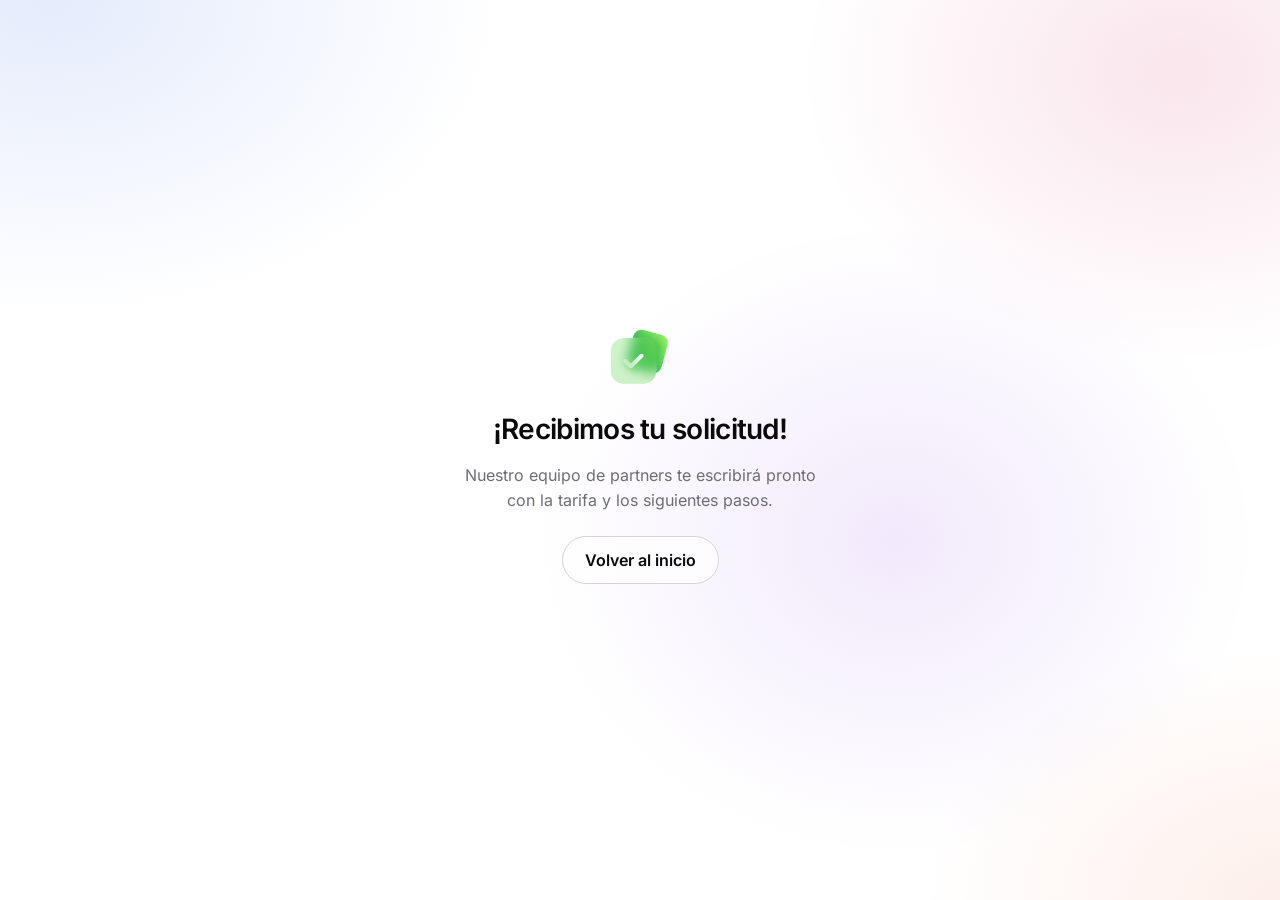
<file: site/gracias.html>
<!doctype html>
<html lang="es">
<head>
<meta charset="utf-8">
<meta name="viewport" content="width=device-width,initial-scale=1">
<title>¡Gracias! | Programa de Resellers UBITS</title>
<meta name="robots" content="noindex">
<link rel="icon" href="img/brand/favicon.svg" type="image/svg+xml">
<link rel="stylesheet" href="css/site.css">
</head>
<body>
<main class="hero" style="min-height:100vh;display:grid;place-items:center;padding:48px 16px">
  <div class="okst">
    <img src="img/glass/glass-tick.png" alt="">
    <b>¡Recibimos tu solicitud!</b>
    <p>Nuestro equipo de partners te escribirá pronto con la tarifa y los siguientes pasos.</p>
    <a href="/" class="btn btn-ghost" style="margin-top:12px">Volver al inicio</a>
  </div>
</main>
</body>
</html>
</file>
<file: site/css/site.css>
/* UBITS · Programa de Resellers
   Tokens y componentes tomados de ubits-web (site/css/site.css): botones, kicker, sec-head, logos, FAQ, CTA y pie.
   El degradado IA (azul → morado → rosa → naranja) marca la campaña de resellers, igual que la pieza para redes. */
@font-face{font-family:'Inter Variable';font-style:normal;font-display:swap;font-weight:100 900;src:url(../fonts/inter-latin-wght-normal.woff2) format('woff2-variations'),url(../fonts/inter-latin-wght-normal.woff2) format('woff2');unicode-range:U+0000-00FF,U+0131,U+0152-0153,U+02BB-02BC,U+02C6,U+02DA,U+02DC,U+0304,U+0308,U+0329,U+2000-206F,U+20AC,U+2122,U+2191-2193,U+2212,U+2215,U+FEFF,U+FFFD}
:root{
  color-scheme:light;
  --bg:#ffffff; --bg-2:#f5f5f6; --bg-3:#ececee; --wash:#f6f8ff;
  --ink:#0a0a0b; --ink-2:#3a3a40; --mute:#6d6d74; --line:#e5e5e7; --line-2:#d4d4d8;
  --primary:#1f5be8; --primary-ink:#1847c4; --primary-soft:#e8efff;
  --ok:#00a874; --bad:#d4182a;
  --night:#07080d; --night-ink:#e9ebf2; --night-mute:#a3a8ba; --night-line:rgba(255,255,255,.1);
  --ai-1:#285ee6; --ai-2:#7e2be0; --ai-3:#d22d6a; --ai-4:#eb6233;
  --ai:linear-gradient(100deg,var(--ai-1),var(--ai-2) 38%,var(--ai-3) 70%,var(--ai-4));
  --r:14px; --r-lg:20px; --r-xl:28px;
  --sans:'Inter Variable','Inter',system-ui,-apple-system,'Segoe UI',sans-serif;
  --ease-pop:cubic-bezier(.22,1.2,.36,1);
  --ease-out:cubic-bezier(.22,1,.36,1);
  --shadow-1:0 1px 2px rgba(10,10,11,.04),0 1px 1px rgba(10,10,11,.03);
  --shadow-2:0 1px 2px rgba(10,10,11,.05),0 12px 32px -14px rgba(10,10,11,.18);
  --shadow-3:0 2px 4px rgba(10,10,11,.04),0 40px 90px -30px rgba(20,30,70,.35);
  --max:1240px;
}
@supports (color:oklch(0% 0 0)){:root{--primary:oklch(52% .233 261.97);--primary-ink:oklch(45% .22 262);--primary-soft:oklch(95.5% .025 262)}}

*{box-sizing:border-box}
html{-webkit-text-size-adjust:100%;scroll-behavior:smooth;scroll-padding-top:80px}
@media (prefers-reduced-motion:reduce){html{scroll-behavior:auto}}
body{margin:0;background:var(--bg);color:var(--ink);font-family:var(--sans);font-size:16px;line-height:1.55;-webkit-font-smoothing:antialiased;overflow-x:clip}
img{max-width:100%;display:block}
h1,h2,h3,b,strong{font-weight:600}
a{color:inherit}
button{font:inherit;color:inherit;cursor:pointer;background:none;border:0;padding:0}
input,select,textarea{font:inherit}
::placeholder{color:var(--mute);opacity:1}
svg.i{width:18px;height:18px;flex:none;fill:none;stroke:currentColor;stroke-width:1.6;stroke-linecap:round;stroke-linejoin:round}
:focus-visible{outline:2px solid var(--primary);outline-offset:3px;border-radius:8px}
.wrap{max-width:var(--max);margin:0 auto;padding-inline:28px}
@media (max-width:640px){.wrap{padding-inline:16px}}
.num{font-variant-numeric:tabular-nums}
.skip{position:absolute;left:16px;top:-60px;z-index:100;background:var(--ink);color:#fff;padding:10px 14px;border-radius:10px;text-decoration:none}
.skip:focus{top:12px}

/* ---------- tipografía ---------- */
.display{font-weight:600;letter-spacing:-.03em;line-height:1.08;margin:0;text-wrap:balance}
.h-xl{font-size:clamp(40px,5.2vw,68px);line-height:1.02}
.h-lg{font-size:clamp(30px,3vw,42px);line-height:1.1}
.kicker{display:inline-flex;align-items:center;gap:10px;font-size:14px;font-weight:500;color:var(--ink-2)}
.kicker .dot{width:6px;height:6px;border-radius:50%;background:var(--primary);box-shadow:0 0 0 4px var(--primary-soft)}
.lede{font-size:clamp(17px,1.4vw,20px);line-height:1.5;color:var(--ink-2);max-width:52ch;margin:0}
.grad{background:var(--ai);-webkit-background-clip:text;background-clip:text;color:transparent;-webkit-box-decoration-break:clone;box-decoration-break:clone;padding-bottom:.06em}
.link{color:var(--primary);font-weight:600;text-decoration:none}
.link:hover{text-decoration:underline}

/* ---------- botones ---------- */
.btn{display:inline-flex;align-items:center;justify-content:center;gap:8px;height:48px;padding:0 22px;border-radius:999px;font-weight:600;font-size:16px;text-decoration:none;white-space:nowrap;transition:transform .3s var(--ease-pop),background .2s,box-shadow .3s,border-color .2s}
.btn:active{transform:scale(.97)}
.btn-primary{background:var(--primary);color:#fff;box-shadow:0 8px 22px -10px var(--primary)}
.btn-primary:hover{background:var(--primary-ink);box-shadow:0 12px 28px -10px var(--primary)}
.btn .i{transition:transform .3s var(--ease-pop)}
.btn:hover .i{transform:translateX(3px)}
.btn-ghost{border:1px solid var(--line-2);background:rgba(255,255,255,.7);color:var(--ink)}
.btn-ghost:hover{border-color:var(--ink)}
.btn-light{background:#fff;color:var(--ink)}
.btn-light:hover{background:var(--primary-soft)}
.btn-sm{height:40px;padding:0 18px;font-size:14px}

/* ---------- header ---------- */
.site-h{position:fixed;inset:0 0 auto;z-index:60;padding-top:env(safe-area-inset-top,0px);transition:background .3s,border-color .3s;border-bottom:1px solid transparent}
.site-h.solid{background:rgba(255,255,255,.85);backdrop-filter:saturate(1.6) blur(16px);-webkit-backdrop-filter:saturate(1.6) blur(16px);border-bottom-color:var(--line)}
.hbar{display:flex;align-items:center;gap:32px;height:72px}
.logo{display:inline-flex;align-items:center;gap:10px;color:var(--ink);text-decoration:none}
.logo svg{height:24px;width:auto}
.tag{font-size:12px;font-weight:600;color:#fff;background:var(--ai);padding:4px 10px;border-radius:8px;letter-spacing:.01em}
.nav{display:flex;gap:2px;flex:1}
.nav a{display:flex;align-items:center;height:38px;padding:0 12px;border-radius:10px;font-weight:500;color:var(--ink-2);text-decoration:none;transition:background .2s,color .2s}
.nav a:hover{background:var(--bg-2);color:var(--ink)}
.hact{display:flex;align-items:center;gap:8px;margin-left:auto}
.burger{display:none;width:44px;height:44px;border-radius:12px;border:1px solid var(--line-2);align-items:center;justify-content:center;background:#fff}
@media (max-width:860px){.nav{display:none}.burger{display:inline-flex}}
@media (max-width:420px){.hact .btn-sm{display:none}}
.drawer{position:fixed;inset:0;z-index:90;background:#fff;padding:calc(env(safe-area-inset-top,0px) + 14px) 20px 28px;display:flex;flex-direction:column;gap:20px;opacity:0;visibility:hidden;transform:translateY(-8px);transition:opacity .25s,transform .4s var(--ease-out),visibility .25s}
.drawer.open{opacity:1;visibility:visible;transform:none}
.drawer .top{display:flex;justify-content:space-between;align-items:center;height:58px}
.drawer nav{display:grid}
.drawer nav a{padding:18px 0;border-bottom:1px solid var(--line);font-size:24px;font-weight:600;letter-spacing:-.025em;text-decoration:none}

/* ---------- hero ---------- */
.hero{position:relative;padding:calc(env(safe-area-inset-top,0px) + 132px) 0 56px;overflow:clip;isolation:isolate}
.hero::before{content:"";position:absolute;inset:0;z-index:-1;background:
  radial-gradient(42% 46% at 92% 8%,rgba(210,45,106,.12),transparent 70%),
  radial-gradient(40% 50% at 70% 60%,rgba(126,43,224,.10),transparent 70%),
  radial-gradient(50% 50% at 4% 0%,rgba(40,94,230,.12),transparent 70%),
  radial-gradient(40% 40% at 100% 100%,rgba(235,98,51,.10),transparent 70%)}
.hero-grid{display:grid;grid-template-columns:minmax(0,1.05fr) minmax(0,.95fr);gap:40px;align-items:center}
.hero-copy{display:grid;gap:24px;justify-items:start}
.hero h1{max-width:14ch}
.hero-ctas{display:flex;gap:10px;flex-wrap:wrap}
.proof{list-style:none;margin:8px 0 0;padding:0;display:flex;flex-wrap:wrap;gap:8px 28px;font-size:14px;color:var(--mute)}
.proof b{color:var(--ink);font-weight:600}
.hero-art{position:relative;padding:44px 36px 56px 0}
.halo{position:absolute;inset:6% 8% 4% 10%;border-radius:50%;background:conic-gradient(from 200deg,rgba(40,94,230,.35),rgba(126,43,224,.28),rgba(210,45,106,.25),rgba(235,98,51,.25),rgba(40,94,230,.35));filter:blur(70px);opacity:.6;z-index:-1}

/* ventana del portal (captura real, recortada a Aprendizaje) */
.win{margin:0;background:#fff;border:1px solid var(--line);border-radius:18px;overflow:hidden;box-shadow:var(--shadow-3)}
.win-bar{display:flex;align-items:center;gap:6px;height:34px;padding:0 12px;background:var(--bg-2);border-bottom:1px solid var(--line)}
.win-bar i{width:10px;height:10px;border-radius:50%;background:var(--line-2)}
.win-bar span{margin:0 auto;font-size:12px;color:var(--mute);background:#fff;border:1px solid var(--line);border-radius:8px;padding:2px 12px;transform:translateX(-14px)}
.win img{width:100%;height:auto}

/* celular: pantalla «Aprende» igual a la de ubits-web, alineada con app-mobile-ubits.
   Se diseña a 320 px (tamaño real del prototipo) y se escala para la portada. */
.phone{position:absolute;right:-8px;bottom:0;width:320px;aspect-ratio:9/19.3;border-radius:52px;background:#111216;padding:10px;box-shadow:0 0 0 1.5px #2b2d33,0 60px 100px -40px rgba(10,20,60,.45),inset 0 0 0 2px #34363d;transform:scale(.66);transform-origin:100% 100%}
.phone::before{content:"";position:absolute;top:22px;left:50%;transform:translateX(-50%);width:96px;height:28px;border-radius:20px;background:#000;z-index:3}
.ap{position:relative;height:100%;border-radius:42px;overflow:hidden;background:#f7f7f8;display:flex;flex-direction:column;font-size:12px;line-height:1.4;color:#303a47}
.ap .i{width:14px;height:14px}
.ap-h{background:linear-gradient(135deg,#04101f,#0c5bef 70%,#00caff);padding:68px 18px 16px;border-radius:0 0 22px 22px;margin-bottom:10px}
.ap-h small{color:#bcd0f5;font-size:11.5px}
.ap-h b{display:block;color:#fff;font-weight:600;font-size:20px;letter-spacing:-.025em;line-height:1.15}
.ap-search{margin-top:10px;height:38px;border-radius:12px;background:#fff;border:1px solid var(--line);display:flex;align-items:center;gap:8px;padding:0 12px;color:#71717a;font-size:12px}
.ap-b{flex:1;padding:0 12px;display:flex;flex-direction:column;gap:8px;overflow:hidden}
.ap-sec{display:flex;justify-content:space-between;align-items:center;font-weight:500;font-size:14px;padding:6px 4px 0;color:var(--ink)}
.ap-sec span{width:22px;height:22px;border-radius:50%;border:1px solid var(--line);display:grid;place-items:center}
.ap-sec span .i{width:12px;height:12px}
.ap-zone{display:grid;grid-template-columns:1fr 1fr;gap:8px}
.ap-zone .z{background:#fff;border:1px solid var(--line);border-radius:14px;padding:10px}
.ap-zone small{font-size:10px;color:var(--mute)}
.ap-zone b{display:block;font-size:12px;font-weight:600;margin:2px 0 8px;line-height:1.25;color:var(--ink)}
.ap-bar{height:5px;border-radius:9px;background:var(--bg-3);overflow:hidden}
.ap-bar i{display:block;height:100%;border-radius:9px;background:var(--primary)}
.ap-zone span{display:flex;justify-content:space-between;font-size:10px;color:var(--mute);margin-top:4px}
.ap-zone em{font-style:normal}.ap-zone strong{font-weight:600;color:var(--ink)}
.ap-uni{border-radius:12px;padding:12px;background:linear-gradient(135deg,#0c5bef,#6d28d9);color:#fff}
.ap-uni small{font-size:10px;opacity:.8}.ap-uni b{display:block;font-size:12px;font-weight:600;margin-top:2px}
.ap-card{background:#fff;border:1px solid var(--line);border-radius:16px;padding:10px 12px}
.ap-card small{font-size:10.5px;color:var(--mute)}.ap-card small span{color:#0c5bef}
.ap-card b{display:block;font-size:12px;font-weight:600;margin:3px 0;color:var(--ink)}
.ap-card .tags{display:flex;gap:10px;font-size:10.5px;color:var(--mute)}
.ap-tab{display:flex;justify-content:space-around;padding:10px 8px 22px;background:#fff;border-top:1px solid var(--line);font-size:10px;color:var(--mute);margin-top:auto}
.ap-tab span{display:grid;justify-items:center;gap:3px}
.ap-tab .i{width:18px;height:18px}
.ap-tab span.on{color:var(--primary);font-weight:600}

/* tarjetas flotantes */
.float{position:absolute;display:flex;align-items:center;gap:12px;background:rgba(255,255,255,.94);backdrop-filter:blur(12px);-webkit-backdrop-filter:blur(12px);border:1px solid var(--line);border-radius:18px;padding:12px 16px 12px 12px;box-shadow:var(--shadow-3);font-size:14px;line-height:1.3;white-space:nowrap;z-index:2}
.float img{width:40px;height:40px}
.float small{display:block;color:var(--mute);font-size:12px}
.float b{font-weight:600}
.float .ok{color:var(--ok);font-size:10px;vertical-align:2px}
.f1{top:-14px;left:-44px}
.f3{bottom:18px;left:-20px}
@media (prefers-reduced-motion:no-preference){
  .float{animation:bob 6s ease-in-out infinite}
  .f3{animation-delay:-3s}
}
@keyframes bob{0%,100%{transform:translateY(0)}50%{transform:translateY(-8px)}}
@media (max-width:960px){
  .hero-grid{grid-template-columns:minmax(0,1fr)}
  .hero-art{max-width:620px;margin-top:24px;padding:28px 56px 56px 0}
  .f1{left:-8px}.f3{left:-8px}
}
@media (max-width:520px){
  .hero{padding-top:calc(env(safe-area-inset-top,0px) + 104px)}
  .hero-art{padding:24px 44px 64px 0}
  .phone{transform:scale(.47);right:-12px}
  .float{font-size:12px;padding:8px 12px 8px 8px;gap:8px}
  .float img{width:30px;height:30px}
  .f1{top:0;left:-4px}.f3{bottom:8px;left:-4px}
}

/* ---------- logos ---------- */
.logos{padding-block:40px 24px}
.logos p{text-align:center;color:var(--mute);font-size:14px;margin:0 0 24px}
.marq{overflow:hidden;-webkit-mask-image:linear-gradient(90deg,transparent,#000 12%,#000 88%,transparent);mask-image:linear-gradient(90deg,transparent,#000 12%,#000 88%,transparent)}
.marq-track{display:flex;align-items:center;gap:72px;width:max-content;padding-right:72px}
.marq-track img{height:34px;width:auto;filter:grayscale(1) contrast(1.1);opacity:.55}
.marq-track img.tall{height:44px}
@media (prefers-reduced-motion:no-preference){.marq-track{animation:marq 36s linear infinite}}
@keyframes marq{to{transform:translateX(-50%)}}

/* ---------- secciones ---------- */
.sec{padding-block:112px}
@media (max-width:760px){.sec{padding-block:72px}}
.sec.soft{background:var(--wash)}
.sec-head{display:grid;grid-template-columns:minmax(0,1.1fr) minmax(0,.9fr);gap:40px;align-items:end;margin-bottom:56px}
.sec-head .kicker{display:flex;margin-bottom:14px}
.sec-head .btn{justify-self:end}
@media (max-width:900px){.sec-head{grid-template-columns:minmax(0,1fr);gap:20px;margin-bottom:36px}.sec-head .btn{justify-self:start}}

/* tarjetas */
.cards{display:grid;gap:12px}
.cards.c3{grid-template-columns:repeat(3,minmax(0,1fr))}
@media (max-width:900px){.cards.c3{grid-template-columns:repeat(2,minmax(0,1fr))}}
@media (max-width:600px){.cards.c3{grid-template-columns:minmax(0,1fr)}}
.card{background:#fff;border:1px solid var(--line);border-radius:var(--r-lg);padding:28px;display:grid;gap:10px;align-content:start;transition:transform .4s var(--ease-pop),box-shadow .3s,border-color .3s}
.card:hover{transform:translateY(-4px);box-shadow:var(--shadow-2);border-color:var(--line-2)}
.card img{width:48px;height:48px;margin-bottom:6px}
.card .ic{width:44px;height:44px;border-radius:12px;display:grid;place-items:center;background:var(--primary-soft);color:var(--primary);margin-bottom:6px}
.card .ic .i{width:22px;height:22px}
.card h3,.feat h3{margin:0;font-size:20px;letter-spacing:-.02em;line-height:1.25}
.card p,.feat p{margin:0;color:var(--ink-2)}

/* qué vendes */
.feat-grid{display:grid;grid-template-columns:repeat(4,minmax(0,1fr));gap:12px}
.feat{background:#fff;border:1px solid var(--line);border-radius:var(--r-lg);padding:28px;display:grid;gap:10px;align-content:start}
.feat img{width:48px;height:48px;margin-bottom:6px}
.feat.big{grid-column:span 2;grid-row:span 2;position:relative;overflow:hidden;align-content:end;min-height:340px;background:linear-gradient(160deg,#fff 40%,#f3efff)}
.big-num{font-size:clamp(64px,8vw,112px);font-weight:600;letter-spacing:-.05em;line-height:.9}
.feat.big h3{font-size:clamp(22px,2vw,28px)}
.feat.big p{max-width:40ch}
.big-orb{position:absolute;top:24px;right:24px;width:96px;height:96px}
@media (max-width:1020px){.feat-grid{grid-template-columns:repeat(2,minmax(0,1fr))}}
@media (max-width:600px){.feat-grid{grid-template-columns:minmax(0,1fr)}.feat.big{grid-column:auto;grid-row:auto;min-height:280px}}

/* cómo funciona */
.sec.dark{background:var(--night);color:var(--night-ink);position:relative;overflow:hidden;isolation:isolate}
.sec.dark::before{content:"";position:absolute;inset:-30% -10% auto auto;width:720px;height:720px;background:url(../img/brand/ambiente-azul-DPkfUBXd.png) center/cover;opacity:.45;filter:blur(20px);z-index:-1}
.sec.dark .kicker{color:var(--night-mute)}
.steps{list-style:none;margin:0;padding:0;display:grid;grid-template-columns:repeat(4,minmax(0,1fr));gap:12px;counter-reset:s}
.steps li{position:relative;border:1px solid var(--night-line);background:rgba(255,255,255,.03);border-radius:var(--r-lg);padding:28px;display:grid;gap:10px;align-content:start}
.steps .n{font-size:14px;font-weight:600;width:44px;height:44px;border-radius:50%;display:grid;place-items:center;background:var(--ai);color:#fff;margin-bottom:10px}
.steps h3{margin:0;font-size:22px;letter-spacing:-.02em}
.steps p{margin:0;color:var(--night-mute)}
@media (max-width:900px){.steps{grid-template-columns:repeat(2,minmax(0,1fr))}}
@media (max-width:560px){.steps{grid-template-columns:minmax(0,1fr)}}

/* para quién */
.who{display:grid;grid-template-columns:minmax(0,1fr) minmax(0,1fr);gap:56px;align-items:center}
.who .kicker{display:flex;margin-bottom:14px}
.who .lede{margin-top:18px}
.reach{list-style:none;margin:0;padding:0;display:grid;gap:12px}
.reach li{display:grid;grid-template-columns:56px minmax(0,1fr);gap:20px;align-items:center;padding:24px;border:1px solid var(--line);border-radius:var(--r-lg);background:#fff;transition:border-color .2s,transform .3s var(--ease-pop)}
.reach li:hover{border-color:var(--line-2);transform:translateX(4px)}
.reach img{width:56px;height:56px}
.reach h3{margin:0 0 4px;font-size:20px;letter-spacing:-.02em}
.reach p{margin:0;color:var(--ink-2)}
@media (max-width:520px){.reach li{grid-template-columns:44px minmax(0,1fr);gap:16px;padding:20px}.reach img{width:44px;height:44px}}
@media (max-width:900px){.who{grid-template-columns:minmax(0,1fr);gap:32px}}

/* ---------- FAQ ---------- */
.faq-grid{display:grid;grid-template-columns:minmax(0,.8fr) minmax(0,1.2fr);gap:64px}
.faq-grid .kicker{display:flex;margin-bottom:14px}
@media (max-width:900px){.faq-grid{grid-template-columns:minmax(0,1fr);gap:28px}}
.qa-list details{border-bottom:1px solid var(--line-2)}
.qa-list summary{list-style:none;cursor:pointer;display:flex;justify-content:space-between;align-items:center;gap:20px;padding:24px 0;font-size:clamp(18px,1.6vw,22px);font-weight:600;letter-spacing:-.02em}
.qa-list summary::-webkit-details-marker{display:none}
.qa-list .pm{flex:none;width:32px;height:32px;border-radius:50%;border:1px solid var(--line-2);display:grid;place-items:center;background:#fff;transition:transform .4s var(--ease-pop),background .2s}
.qa-list details[open] .pm{transform:rotate(45deg);background:var(--ink);color:#fff;border-color:var(--ink)}
.qa-list .ans p{margin:0 0 24px;padding-right:52px;color:var(--ink-2);max-width:62ch}

/* ---------- CTA + formulario ---------- */
.cta{position:relative;border-radius:32px;background:var(--night);color:var(--night-ink);padding:64px;display:grid;grid-template-columns:minmax(0,1fr) minmax(0,1.05fr);gap:56px;overflow:hidden;isolation:isolate}
.cta::before{content:"";position:absolute;inset:-20% -10% auto auto;width:620px;height:620px;background:url(../img/brand/ambiente-azul-DPkfUBXd.png) center/cover;opacity:.55;z-index:-1;filter:blur(10px)}
.cta::after{content:"";position:absolute;left:-120px;bottom:-160px;width:420px;height:420px;border-radius:50%;background:conic-gradient(from 90deg,var(--ai-1),var(--ai-2),var(--ai-3),var(--ai-4),var(--ai-1));filter:blur(90px);opacity:.35;z-index:-1}
.cta-copy{display:flex;flex-direction:column}
.cta h2{color:#fff}
.cta .lede{color:#b9bfd0;margin-top:18px}
.cta ul{list-style:none;padding:0;margin:28px 0 0;display:grid;gap:12px}
.cta li{display:flex;gap:12px;align-items:center}
.cta li img{width:36px;height:36px}
.cta-bitto{width:200px;margin-top:auto;padding-top:28px;align-self:flex-start}
@media (max-width:960px){.cta{grid-template-columns:minmax(0,1fr);padding:36px 20px;border-radius:24px;gap:32px}.cta-bitto{display:none}}
form.apply{background:#fff;color:var(--ink);border-radius:22px;padding:26px;display:grid;gap:14px;align-content:start}
form.apply .row{display:grid;grid-template-columns:1fr 1fr;gap:12px}
@media (max-width:520px){form.apply .row{grid-template-columns:minmax(0,1fr)}}
form.apply label.f{display:grid;gap:6px;font-size:13px;font-weight:600;color:var(--ink-2)}
form.apply input[type=text],form.apply input[type=email],form.apply input[type=tel],form.apply select{font-size:16px;height:46px;border:1px solid var(--line-2);border-radius:12px;padding:0 14px;background:#fff;color:var(--ink);width:100%;min-width:0;transition:border-color .2s,box-shadow .2s}
form.apply input:focus,form.apply select:focus{outline:none;border-color:var(--primary);box-shadow:0 0 0 4px var(--primary-soft)}
form.apply .bad{border-color:var(--bad)!important}
form.apply fieldset{border:0;margin:0;padding:0;min-width:0}
form.apply legend{padding:0;font-size:13px;font-weight:600;color:var(--ink-2)}
form.apply fieldset.bad .int label{border-color:var(--bad)}
.int{display:flex;flex-wrap:wrap;gap:6px;margin-top:8px}
.int label{position:relative;display:inline-flex;align-items:center;height:36px;padding:0 14px;border-radius:999px;border:1px solid var(--line-2);font-size:14px;font-weight:500;cursor:pointer;transition:all .25s var(--ease-pop)}
.int input{position:absolute;opacity:0;pointer-events:none}
.int label:has(input:checked){background:var(--ink);color:#fff;border-color:var(--ink)}
.int label:has(input:focus-visible){outline:2px solid var(--primary);outline-offset:2px}
form.apply .btn{width:100%;height:52px;margin-top:4px}
form.apply .btn[disabled]{opacity:.6;pointer-events:none}
form.apply .fine{margin:0;font-size:12px;color:var(--mute)}
form.apply .fine.err{color:var(--bad);font-weight:600}
.hp{position:absolute;left:-9999px}
.okst{display:grid;justify-items:center;text-align:center;gap:12px;padding:48px 12px}
.okst img{width:80px;height:80px}
.okst b{font-size:28px;letter-spacing:-.025em}
.okst p{margin:0;color:var(--mute);max-width:36ch}

/* ---------- pie ---------- */
.foot{padding-block:64px 32px;font-size:14px;color:#3f3f46;border-top:1px solid var(--line)}
.fgrid{display:grid;grid-template-columns:1.4fr 2fr auto;gap:28px;align-items:start}
.fgrid .b p{margin:12px 0 0;max-width:32ch;color:var(--mute)}
.fgrid nav{display:flex;flex-wrap:wrap;gap:8px 24px}
.fgrid nav a{text-decoration:none}
.fgrid nav a:hover{color:var(--ink)}
.social{display:flex;gap:8px}
.social a{width:40px;height:40px;border-radius:50%;border:1px solid var(--line-2);display:grid;place-items:center;transition:border-color .2s}
.social a:hover{border-color:var(--ink)}
.fbot{display:flex;justify-content:space-between;gap:12px;flex-wrap:wrap;margin-top:40px;padding-top:20px;border-top:1px solid var(--line);font-size:12px;color:var(--mute)}
@media (max-width:800px){.fgrid{grid-template-columns:minmax(0,1fr)}}

/* ---------- aparición al hacer scroll ---------- */
.js [data-rise]{opacity:0;transform:translateY(18px);transition:opacity .7s var(--ease-out),transform .8s var(--ease-out)}
.js [data-rise].in{opacity:1;transform:none}
@media (prefers-reduced-motion:reduce){.js [data-rise]{opacity:1;transform:none;transition:none}}

/* comisiones (del Deck Comercial 2026 - Partners) */
.comm{display:grid;grid-template-columns:repeat(2,minmax(0,1fr));gap:12px;margin-bottom:12px}
.comm-card{position:relative;display:flex;align-items:center;gap:28px;padding:32px;border-radius:var(--r-xl);background:#fff;border:1px solid var(--line)}
.comm-card.hi{border-color:transparent;background:linear-gradient(#fff,#fff) padding-box,var(--ai) border-box;border:2px solid transparent;box-shadow:0 30px 60px -30px rgba(126,43,224,.35)}
.comm-card .pct{font-size:clamp(64px,7vw,96px);font-weight:600;letter-spacing:-.05em;line-height:.9}
.comm-card b{font-size:22px;letter-spacing:-.02em}
.comm-card p{margin:2px 0 0;color:var(--mute)}
.comm-card .badge{position:absolute;top:-13px;right:24px;box-shadow:0 6px 16px -6px rgba(126,43,224,.6);font-size:12px;font-weight:600;padding:4px 10px;border-radius:999px;background:var(--ai);color:#fff}
.comm-note{grid-column:1/-1;margin:4px 0 0;font-size:14px;color:var(--mute);max-width:80ch}
@media (max-width:900px){.comm{grid-template-columns:minmax(0,1fr);gap:20px}}
@media (max-width:520px){.comm-card{padding:24px;gap:20px}}
.feat.wide{grid-column:1/-1;grid-template-columns:48px minmax(0,1fr);column-gap:20px;align-items:center}
.feat.wide img{grid-row:span 2;margin:0}
form.apply .row{align-items:end}
form.apply input,form.apply select{font-weight:400}
</file>
